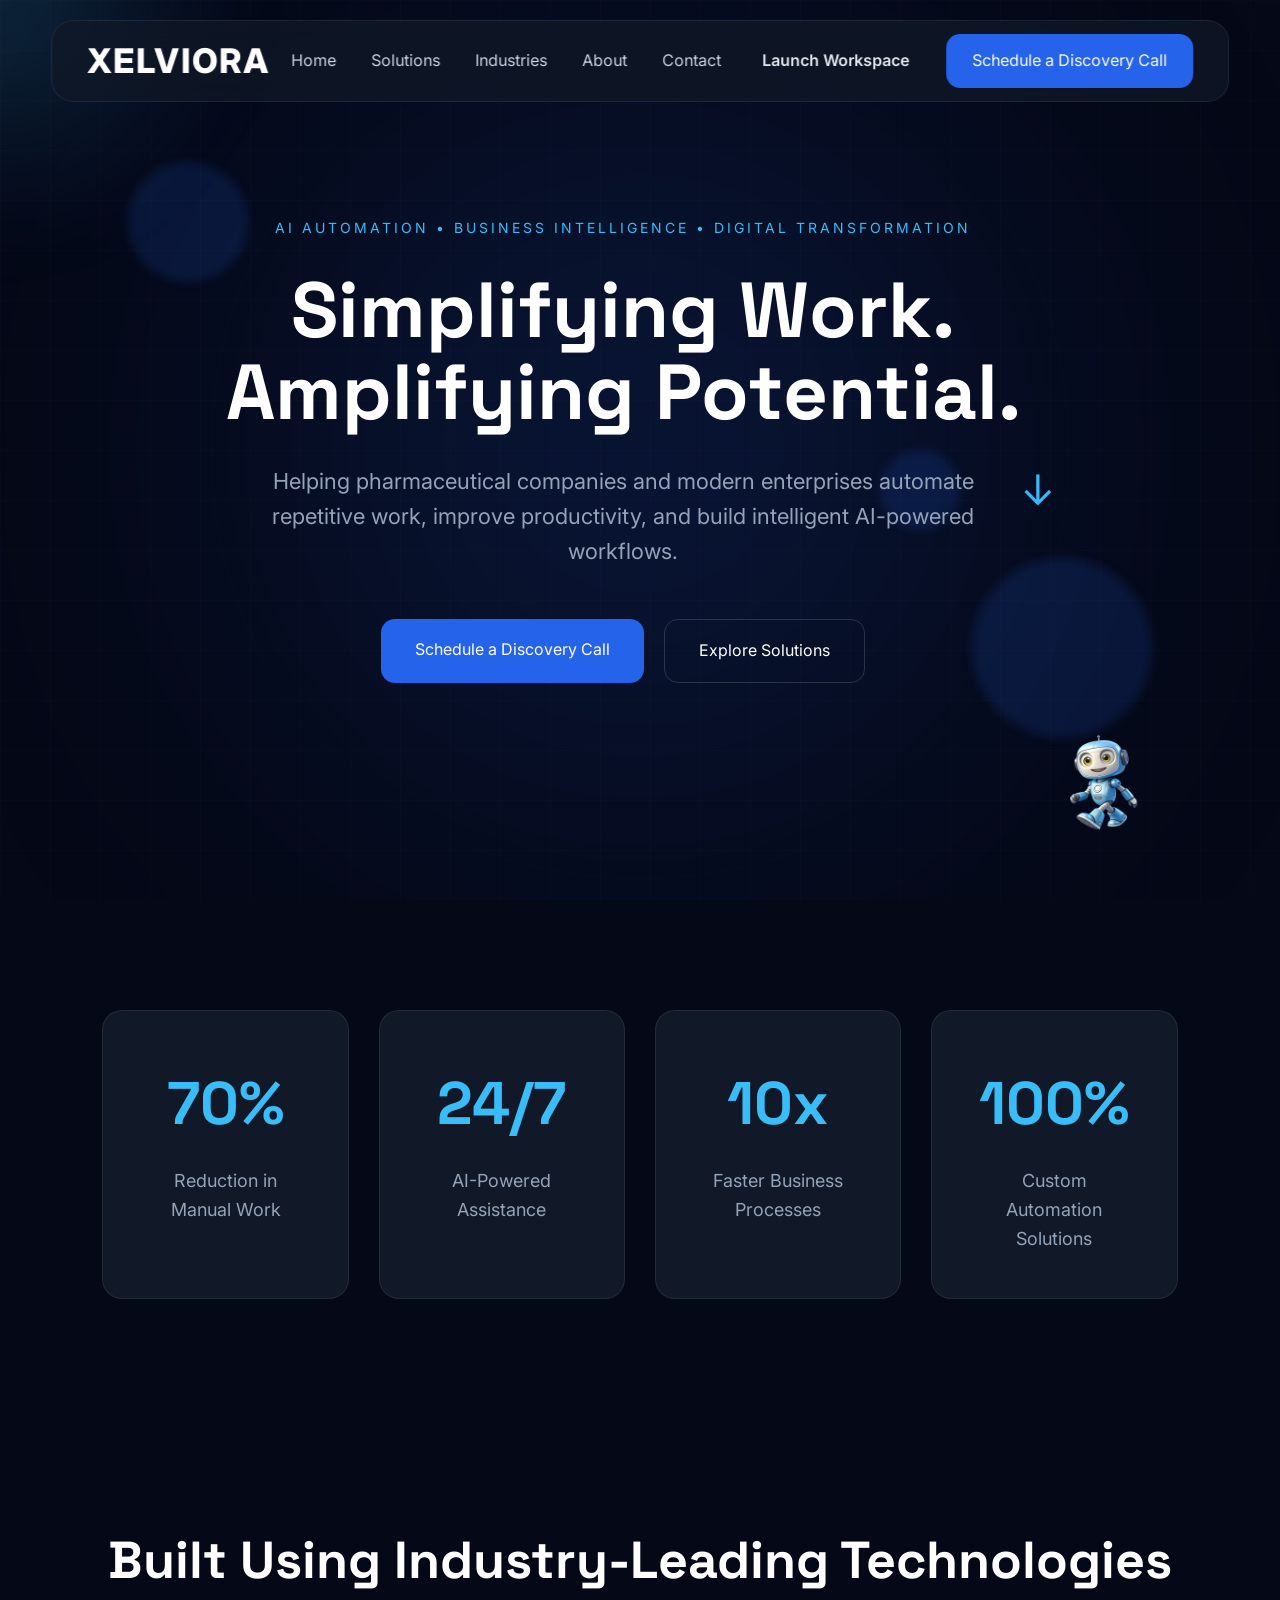
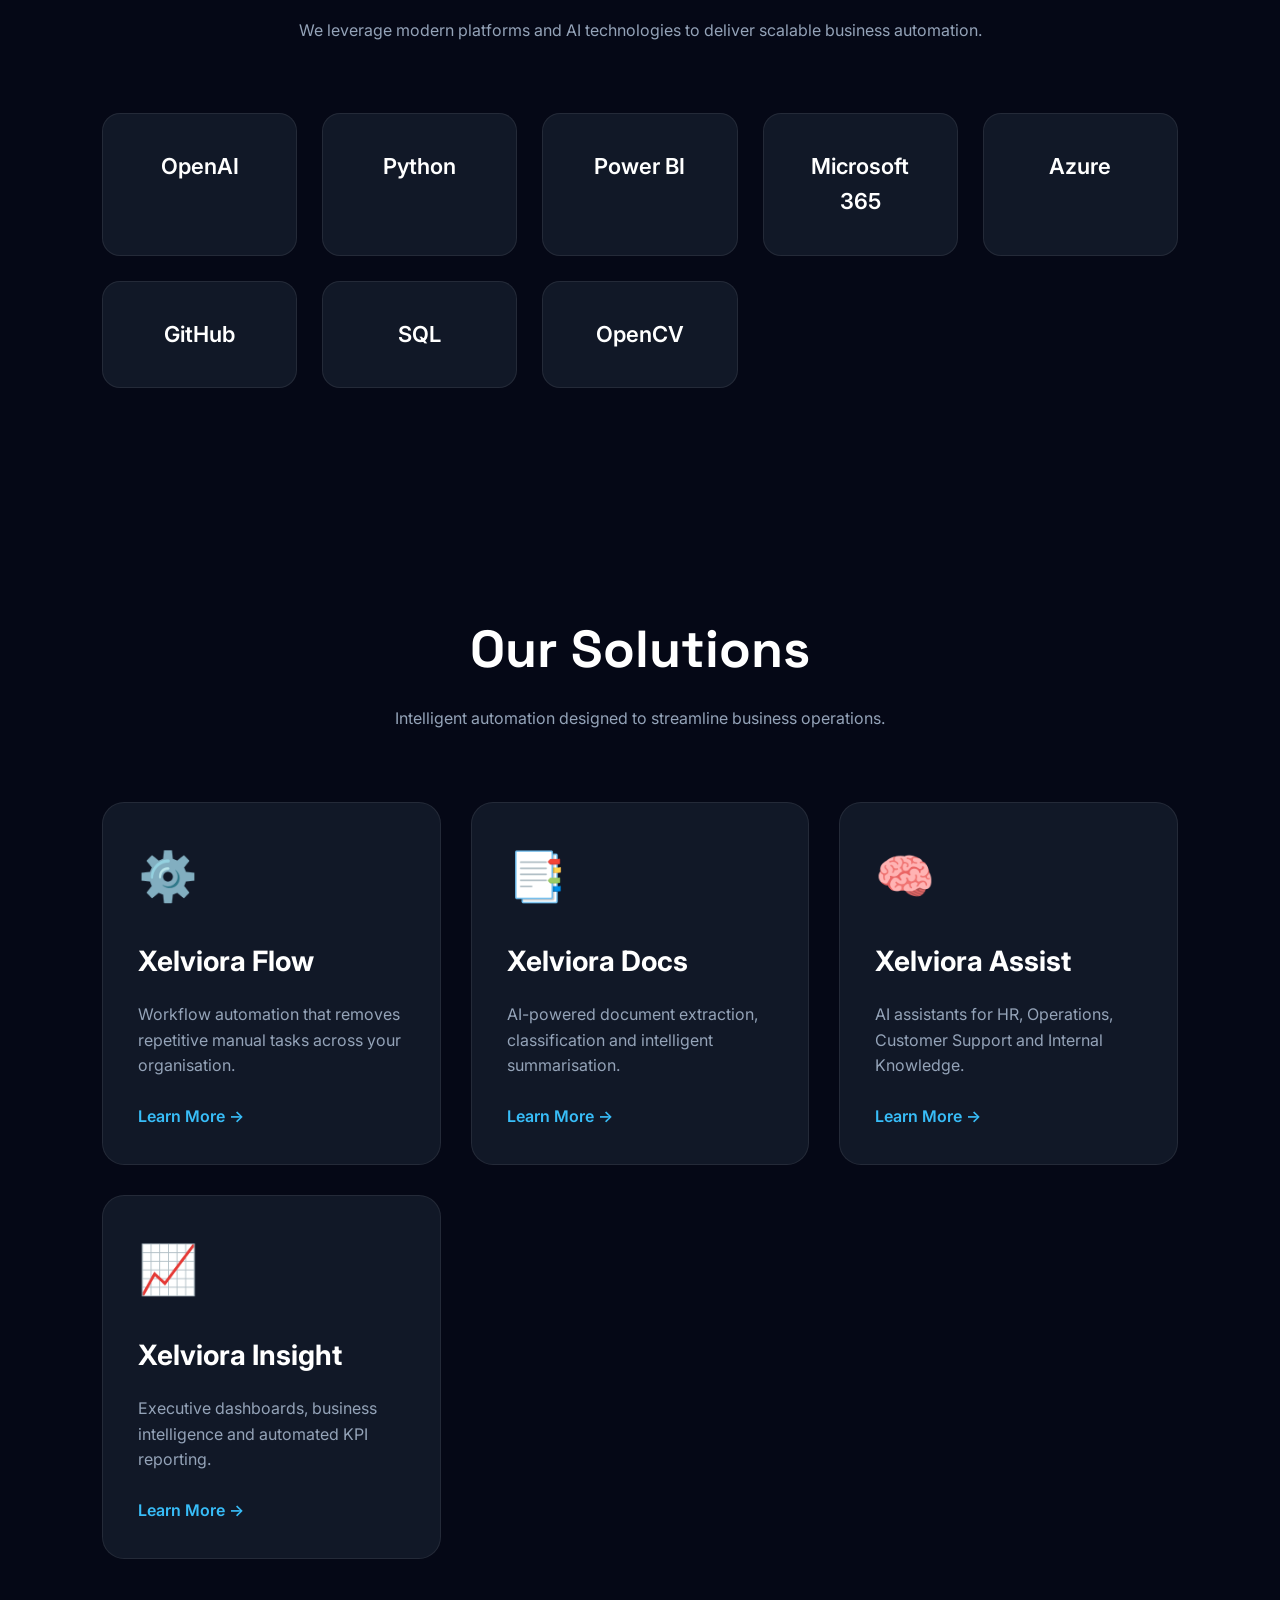
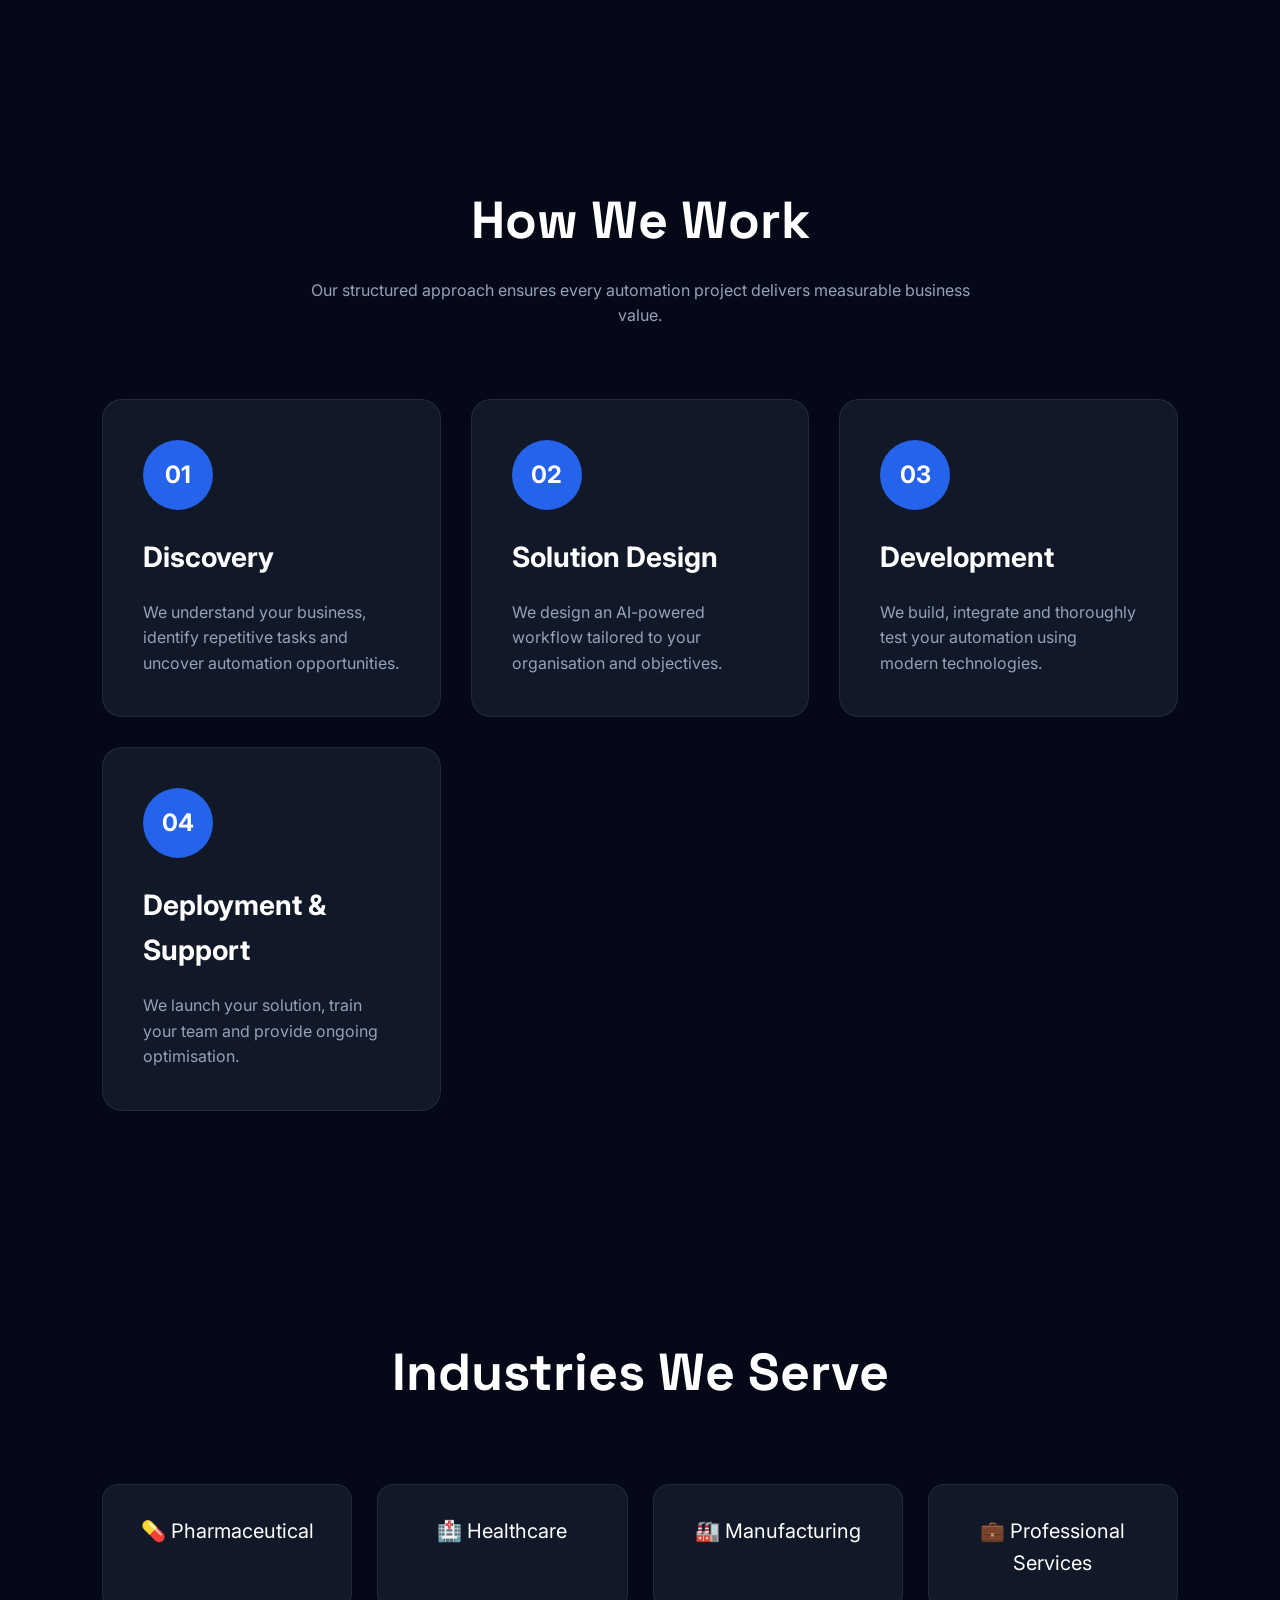
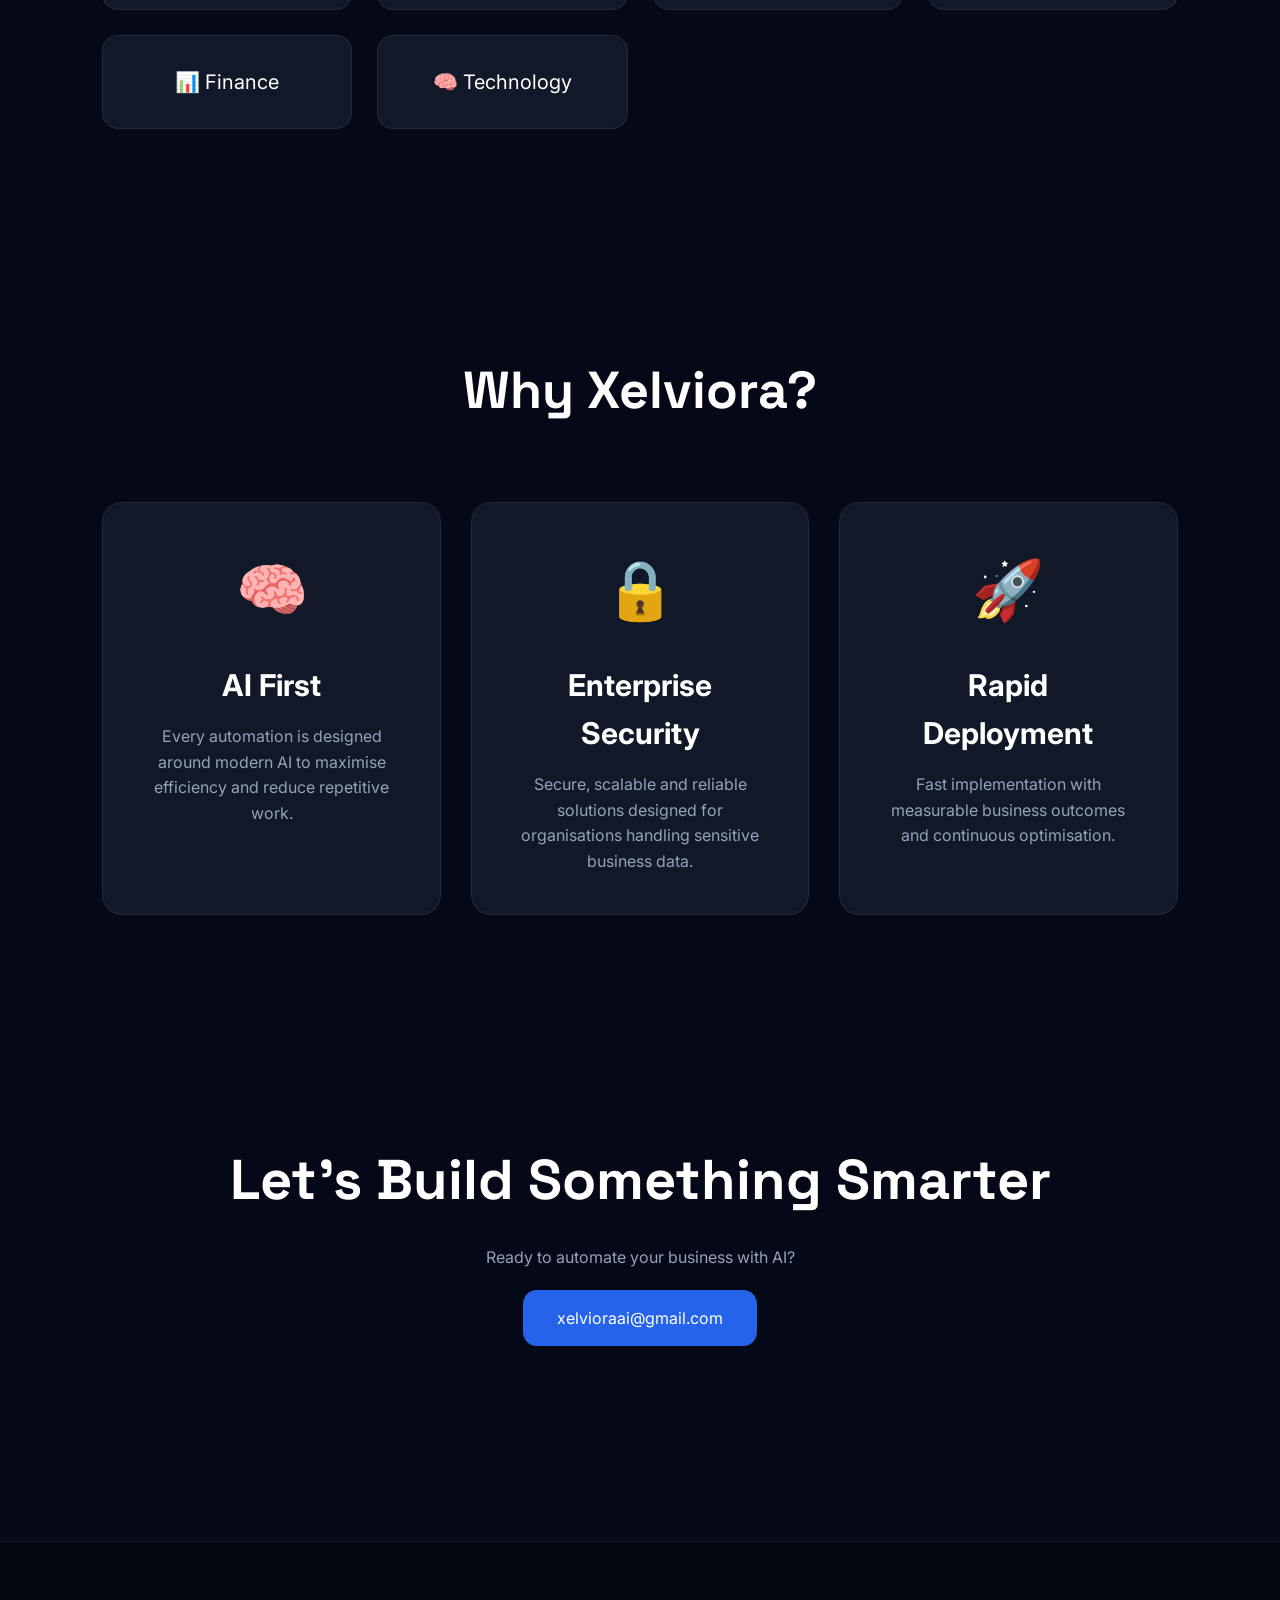
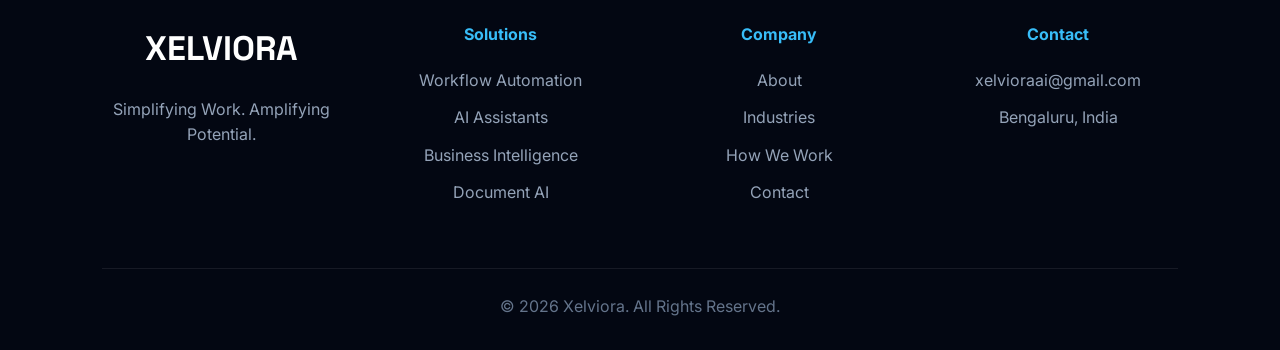
<file: index.html>
<!DOCTYPE html>
<html lang="en">

<head>

    <meta charset="UTF-8">
    <meta name="viewport" content="width=device-width, initial-scale=1.0">

    <title>Xelviora | AI Automation for Businesses</title>

    <meta name="description"
        content="Xelviora helps businesses automate workflows using AI, business intelligence and modern automation solutions.">

    <link rel="preconnect" href="https://fonts.googleapis.com">
    <link rel="preconnect" href="https://fonts.gstatic.com" crossorigin>

    <link href="https://fonts.googleapis.com/css2?family=Inter:wght@300;400;500;600;700;800&family=Space+Grotesk:wght@500;700&display=swap" rel="stylesheet">

    <link rel="stylesheet" href="style.css">
   

</head>

<body>
    <div class="mouse-glow"></div>

   <nav class="navbar">

    <div class="logo">
        XELVIORA
    </div>

    <ul class="nav-links" id="nav-links">

        <li><a href="#home">Home</a></li>

        <li><a href="#solutions">Solutions</a></li>

        <li><a href="#industries">Industries</a></li>

        <li><a href="#about">About</a></li>

        <li><a href="#contact">Contact</a></li>
        <li class="mobile-only">
        <a href="login.html">Launch Workspace</a>
    </li>

    </ul>

    <div class="nav-actions">

        <a href="login.html" class="workspace-btn">

            Launch Workspace

        </a>

        <a href="#contact" class="nav-btn">

            Schedule a Discovery Call

        </a>

    </div>

    <button id="menu-toggle" class="menu-toggle">

        ☰

    </button>

</nav>

    <!-- ================= HERO ================= -->

    <section class="hero" id="home">

    <div class="hero-grid"></div>

    <div class="hero-glow"></div>

    <div class="floating-circle circle1"></div>

    <div class="floating-circle circle2"></div>

    <div class="floating-circle circle3"></div>

        <div class="hero-content">

            <p class="hero-top">

                AI AUTOMATION • BUSINESS INTELLIGENCE • DIGITAL TRANSFORMATION

            </p>

            <h1 id="hero-title">

                Simplifying Work.<br>

                Amplifying Potential.

            </h1>

            <p class="hero-text">

                Helping pharmaceutical companies and modern enterprises automate
                repetitive work, improve productivity, and build intelligent
                AI-powered workflows.

            </p>

           <div class="hero-buttons">

                <a href="#contact" class="primary-btn">
                    Schedule a Discovery Call
                </a>

                <a href="#solutions" class="secondary-btn">
                    Explore Solutions
                </a>

            </div>

        </div>

        <!-- Scroll Indicator -->
        <div class="scroll-indicator">
            ↓
        </div>

    </section>
    <!-- ================= STATS ================= -->

<section id="stats">

    <div class="stats-grid">

        <div class="stat-card">

            <h2>70%</h2>

            <p>Reduction in Manual Work</p>

        </div>

        <div class="stat-card">

            <h2>24/7</h2>

            <p>AI-Powered Assistance</p>

        </div>

        <div class="stat-card">

            <h2>10x</h2>

            <p>Faster Business Processes</p>

        </div>

        <div class="stat-card">

            <h2>100%</h2>

            <p>Custom Automation Solutions</p>

        </div>

    </div>

</section>
    <!-- ================= TECHNOLOGIES ================= -->

<section id="technologies">

    <div class="section-title">

        <h2>Built Using Industry-Leading Technologies</h2>

        <p>
            We leverage modern platforms and AI technologies to deliver scalable business automation.
        </p>

    </div>

    <div class="tech-grid">

        <div class="tech-card">OpenAI</div>

        <div class="tech-card">Python</div>

        <div class="tech-card">Power BI</div>

        <div class="tech-card">Microsoft 365</div>

        <div class="tech-card">Azure</div>

        <div class="tech-card">GitHub</div>

        <div class="tech-card">SQL</div>

        <div class="tech-card">OpenCV</div>

    </div>

</section>

    <!-- ================= SOLUTIONS ================= -->

    <section id="solutions">

        <div class="section-title">

            <h2>Our Solutions</h2>

            <p>

                Intelligent automation designed to streamline business operations.

            </p>

        </div>

       <div class="card-grid">

    <!-- FLOW -->

    <div class="card">

        <div class="card-icon">⚙️</div>

        <h3>Xelviora Flow</h3>

        <p>

            Workflow automation that removes repetitive manual tasks across your organisation.

        </p>

        <a href="#" class="learn-more">

            Learn More →

        </a>

    </div>

    <!-- DOCS -->

    <div class="card">

        <div class="card-icon">📑</div>

        <h3>Xelviora Docs</h3>

        <p>

            AI-powered document extraction, classification and intelligent summarisation.

        </p>

        <a href="#" class="learn-more">

            Learn More →

        </a>

    </div>

    <!-- ASSIST -->

    <div class="card">

        <div class="card-icon">🧠</div>

        <h3>Xelviora Assist</h3>

        <p>

            AI assistants for HR, Operations, Customer Support and Internal Knowledge.

        </p>

        <a href="#" class="learn-more">

            Learn More →

        </a>

    </div>

    <!-- INSIGHT -->

    <div class="card">

        <div class="card-icon">📈</div>

        <h3>Xelviora Insight</h3>

        <p>

            Executive dashboards, business intelligence and automated KPI reporting.

        </p>

        <a href="#" class="learn-more">

            Learn More →

        </a>

    </div>

</div>

    </section>
    <!-- ================= HOW WE WORK ================= -->

<section id="process">

    <div class="section-title">

        <h2>How We Work</h2>

        <p>
            Our structured approach ensures every automation project delivers measurable business value.
        </p>

    </div>

    <div class="process-grid">

        <div class="process-card">

            <div class="process-number">01</div>

            <h3>Discovery</h3>

            <p>
                We understand your business, identify repetitive tasks and uncover automation opportunities.
            </p>

        </div>

        <div class="process-card">

            <div class="process-number">02</div>

            <h3>Solution Design</h3>

            <p>
                We design an AI-powered workflow tailored to your organisation and objectives.
            </p>

        </div>

        <div class="process-card">

            <div class="process-number">03</div>

            <h3>Development</h3>

            <p>
                We build, integrate and thoroughly test your automation using modern technologies.
            </p>

        </div>

        <div class="process-card">

            <div class="process-number">04</div>

            <h3>Deployment & Support</h3>

            <p>
                We launch your solution, train your team and provide ongoing optimisation.
            </p>

        </div>

    </div>

</section>
    <!-- ================= INDUSTRIES ================= -->

    <section id="industries">

        <div class="section-title">

            <h2>Industries We Serve</h2>

        </div>

        <div class="industry-grid">

            <div class="industry-card">💊 Pharmaceutical</div>

            <div class="industry-card">🏥 Healthcare</div>

            <div class="industry-card">🏭 Manufacturing</div>

            <div class="industry-card">💼 Professional Services</div>

            <div class="industry-card">📊 Finance</div>

            <div class="industry-card">🧠 Technology</div>

        </div>

    </section>

    <!-- ================= ABOUT ================= -->

    <section id="about">

        <div class="section-title">

            <h2>Why Xelviora?</h2>

        </div>

        <div class="about-grid">

    <div class="about-card">

        <div class="about-icon">🧠</div>

        <h3>AI First</h3>

        <p>

            Every automation is designed around modern AI to maximise efficiency and reduce repetitive work.

        </p>

    </div>

    <div class="about-card">

        <div class="about-icon">🔒</div>

        <h3>Enterprise Security</h3>

        <p>

            Secure, scalable and reliable solutions designed for organisations handling sensitive business data.

        </p>

    </div>

    <div class="about-card">

        <div class="about-icon">🚀</div>

        <h3>Rapid Deployment</h3>

        <p>

            Fast implementation with measurable business outcomes and continuous optimisation.

        </p>

    </div>

</div>

    </section>

    <!-- ================= CONTACT ================= -->

    <section id="contact">

        <div class="contact-box">

            <h2>

                Let's Build Something Smarter

            </h2>

            <p>

                Ready to automate your business with AI?

            </p>

            <a href="mailto:xelvioraai@gmail.com" class="primary-btn">

                xelvioraai@gmail.com

            </a>

        </div>

    </section>

    <!-- ================= FOOTER ================= -->

<footer>

    <div class="footer-grid">

        <div>

            <h3>XELVIORA</h3>

            <p>
                Simplifying Work. Amplifying Potential.
            </p>

        </div>

        <div>

            <h4>Solutions</h4>

            <p>Workflow Automation</p>

            <p>AI Assistants</p>

            <p>Business Intelligence</p>

            <p>Document AI</p>

        </div>

        <div>

            <h4>Company</h4>

            <p>About</p>

            <p>Industries</p>

            <p>How We Work</p>

            <p>Contact</p>

        </div>

        <div>

            <h4>Contact</h4>

            <p>xelvioraai@gmail.com</p>

            <p>Bengaluru, India</p>

        </div>

    </div>

    <div class="footer-bottom">

        © 2026 Xelviora. All Rights Reserved.

    </div>

</footer>

     
    <!-- ================= XEL ================= -->

<div id="xel">

    <img
    src="images/xel-idle.png"
    id="xel-img"
    alt="Xel">

</div>

<div id="xel-message">

    <div class="xel-bubble">

        <h3>Hi, I'm Xel 👋</h3>

        <p>Your AI Business Assistant</p>

    </div>

</div>
<script src="https://cdn.jsdelivr.net/npm/gsap@3.13.0/dist/gsap.min.js"></script>
<script src="xel.js"></script>
   

</body>

</html>
</file>
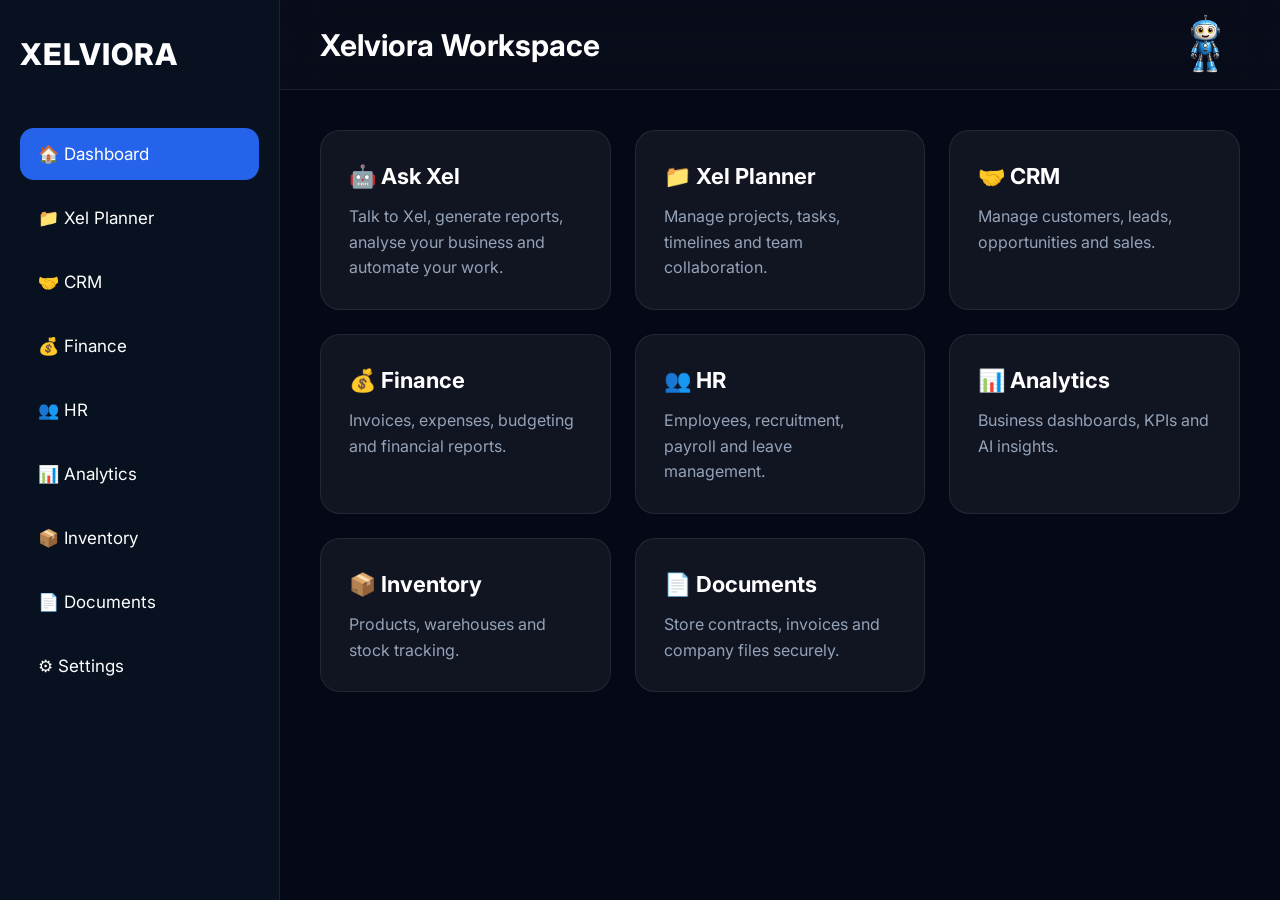
<file: dashboard.html>
<!DOCTYPE html>

<html lang="en">

<head>

<meta charset="UTF-8">

<meta name="viewport" content="width=device-width, initial-scale=1.0">

<title>Xelviora Dashboard</title>

<link rel="preconnect" href="https://fonts.googleapis.com">

<link rel="preconnect" href="https://fonts.gstatic.com" crossorigin>

<link href="https://fonts.googleapis.com/css2?family=Inter:wght@300;400;500;600;700;800&display=swap" rel="stylesheet">

<link rel="stylesheet" href="style.css">

<link rel="stylesheet" href="css/dashboard.css">

</head>

<body>

<div class="dashboard">

<!-- Sidebar -->

<div class="sidebar">

<div class="logo">

XELVIORA

</div>

<div class="menu">

<button class="menu-item active" data-page="home">

🏠 Dashboard

</button>

<button class="menu-item" data-page="planner">

📁 Xel Planner

</button>

<button class="menu-item" data-page="crm">

🤝 CRM

</button>

<button class="menu-item" data-page="finance">

💰 Finance

</button>

<button class="menu-item" data-page="hr">

👥 HR

</button>

<button class="menu-item" data-page="analytics">

📊 Analytics

</button>

<button class="menu-item" data-page="inventory">

📦 Inventory

</button>

<button class="menu-item" data-page="documents">

📄 Documents

</button>

<button class="menu-item" data-page="settings">

⚙ Settings

</button>

</div>

</div>

<!-- Main -->

<div class="main">

<div class="topbar">

<div class="top-title">

<h2>

Xelviora Workspace

</h2>

</div>
<div class="profile">

<img src="images/standing-xel.png">

</div>

</div>

<div id="content">

</div>

</div>

</div>
<script src="js/xel-ai.js"></script>

<script src="js/dashboard.js"></script>

</body>

</html>
</file>
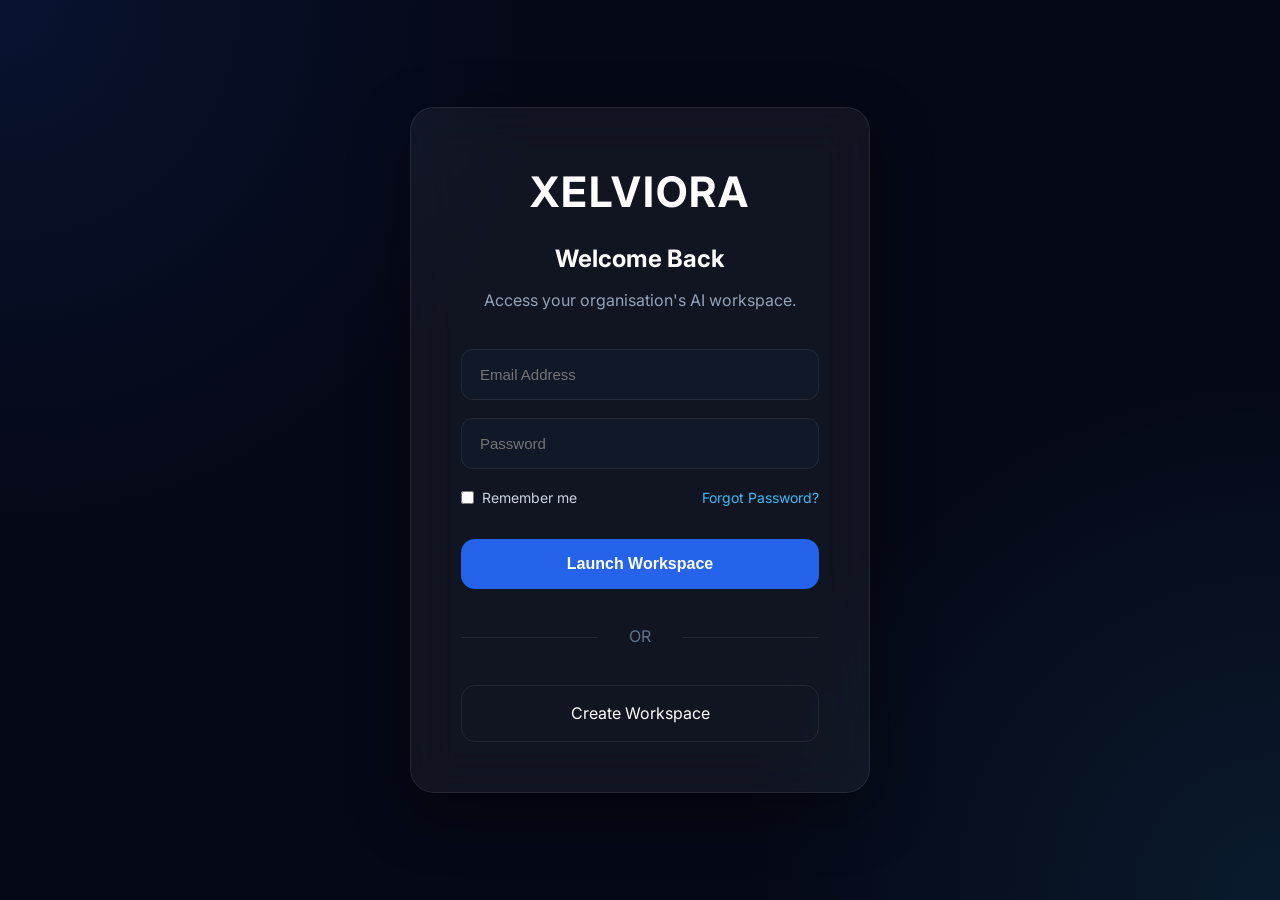
<file: login.html>
<!DOCTYPE html>
<html lang="en">

<head>

<meta charset="UTF-8">
<meta name="viewport" content="width=device-width, initial-scale=1.0">

<title>Login | Xelviora</title>

<link rel="preconnect" href="https://fonts.googleapis.com">
<link rel="preconnect" href="https://fonts.gstatic.com" crossorigin>

<link href="https://fonts.googleapis.com/css2?family=Inter:wght@400;500;600;700;800&display=swap" rel="stylesheet">

<link rel="stylesheet" href="style.css">

</head>

<body>

<div class="login-page">

    <div class="login-card">

        <h1>XELVIORA</h1>

        <h2>Welcome Back</h2>

        <p>
            Access your organisation's AI workspace.
        </p>

        <form>

            <input
                type="email"
                placeholder="Email Address">

            <input
                type="password"
                placeholder="Password">

            <div class="login-options">

                <label>

                    <input type="checkbox">

                    Remember me

                </label>

                <a href="forgot-password.html">

                    Forgot Password?

                </a>

            </div>

            <button>

    Launch Workspace

</button>

        </form>

       <div class="divider">

    OR

</div>

<a href="register.html" class="register-btn">

    Create Workspace

</a>

</div>

</div>

</body>

</html>
</file>
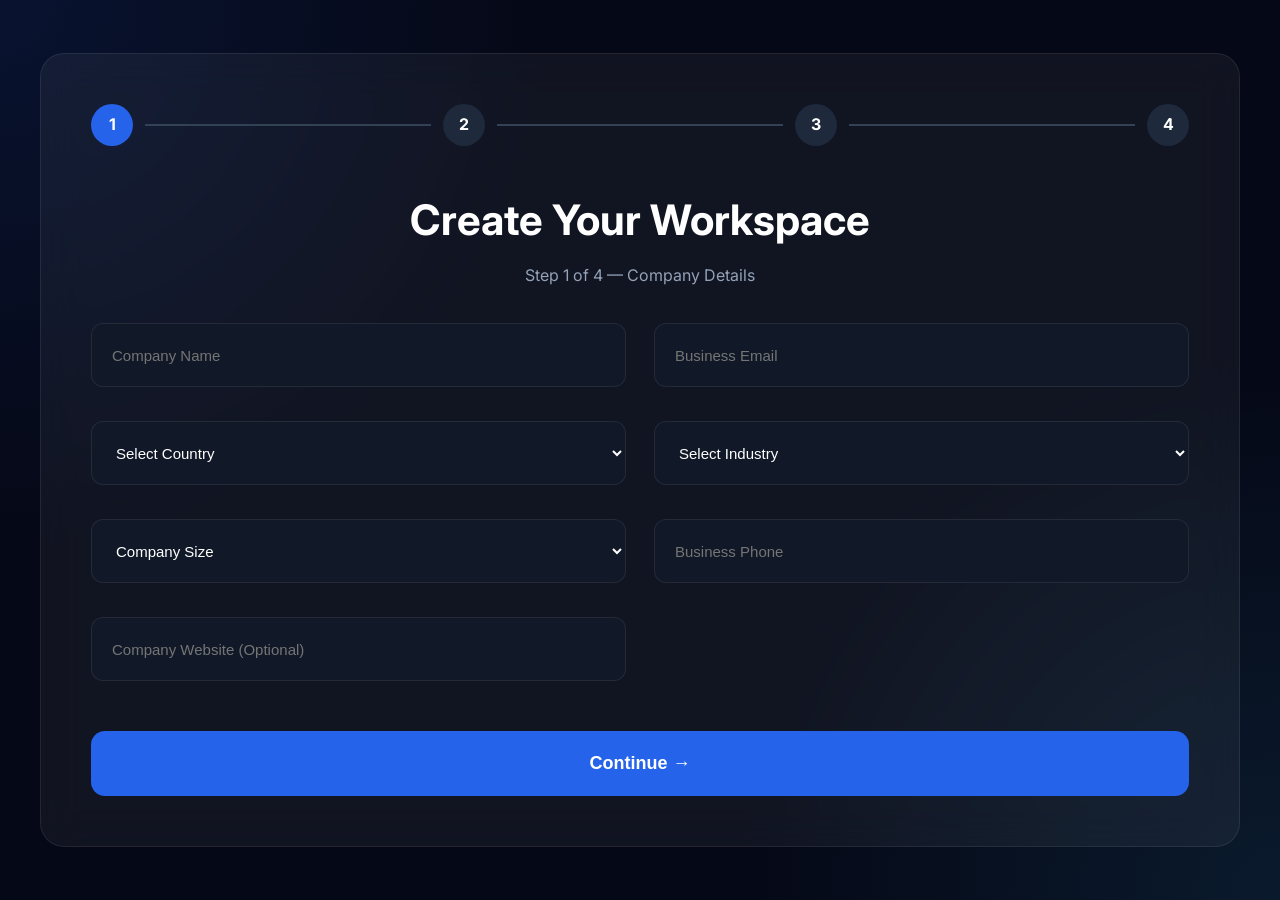
<file: register.html>
<!DOCTYPE html>
<html lang="en">

<head>

    <meta charset="UTF-8">

    <meta name="viewport" content="width=device-width, initial-scale=1.0">

    <title>Create Workspace | Xelviora</title>

    <link rel="preconnect" href="https://fonts.googleapis.com">

    <link rel="preconnect" href="https://fonts.gstatic.com" crossorigin>

    <link href="https://fonts.googleapis.com/css2?family=Inter:wght@300;400;500;600;700;800&family=Space+Grotesk:wght@500;700&display=swap" rel="stylesheet">

    <link rel="stylesheet" href="style.css?v=2">
    <link rel="stylesheet" href="css/register.css?v=1">

</head>

<body>

<div class="register-page">

    <div class="register-card">

        <div class="step-indicator">

            <div class="step active">1</div>

            <div class="line"></div>

            <div class="step">2</div>

            <div class="line"></div>

            <div class="step">3</div>

            <div class="line"></div>

            <div class="step">4</div>

        </div>

        <h1 id="formTitle">Create Your Workspace</h1>

<p id="stepText">

    Step 1 of 4 — Company Details

</p>

<form id="companyForm">

<div class="step-content active" id="step1">

    <input
type="text"
id="companyName"
placeholder="Company Name">

    <input
type="email"
id="businessEmail"
placeholder="Business Email">

    <select id="country" required>

        <option value="">Select Country</option>

        <option>United Kingdom</option>

        <option>India</option>

        <option>United States</option>

        <option>Australia</option>

        <option>Canada</option>

    </select>

    <select id="industry" required>

        <option value="">Select Industry</option>

        <option>Pharmaceutical</option>

        <option>Healthcare</option>

        <option>Technology</option>

        <option>Finance</option>

        <option>Manufacturing</option>

    </select>

    <select id="companySize" required>

        <option value="">Company Size</option>

        <option>1–10 Employees</option>

        <option>11–50 Employees</option>

        <option>51–250 Employees</option>

        <option>251–1000 Employees</option>

        <option>1000+ Employees</option>

    </select>

    <input type="tel" 
        id="phone"
        placeholder="Business Phone">

    <input type="url" 
        id="website"
        placeholder="Company Website (Optional)">

</div>

<div class="step-content" id="step2">

    <input type="text" 
        id="adminName"
        placeholder="Administrator Name">

    <input type="text" 
        id="jobTitle"
        placeholder="Job Title">

    <input type="email" 
        id="adminEmail"
        placeholder="Administrator Email">

    <input type="password" 
        id="password"
        placeholder="Password">

    <input type="password" 
        id="confirmPassword"
        placeholder="Confirm Password">

</div>

<div class="step-content" id="step3">

    <input type="text" 
        id="timezone"
        placeholder="Time Zone">

    <input type="text" 
        id="currency"
        placeholder="Currency">

    <input type="text" 
        id="language"
        placeholder="Language">

    <div class="upload-box">

    <label for="companyLogo">

        Company Logo (Optional)

    </label>

    <input
        type="file"
        id="companyLogo"
        accept=".png,.jpg,.jpeg,.svg">

</div>
</div>

<div class="step-content" id="step4">

    <button
        type="button"
        class="review-btn"
        id="reviewBtn">

        Review Your Details

    </button>

    <div
        id="reviewSection"
        class="review-section">

        <h3>Company Information</h3>

        <div id="companyReview"></div>

        <h3>Administrator</h3>

        <div id="adminReview"></div>

        <h3>Workspace</h3>

        <div id="workspaceReview"></div>

    </div>

</div>

<button type="button" id="continueBtn">

    Continue →

</button>

</form>
    </div>

</div>
<script src="js/register.js"></script>

</body>

</html>
</file>
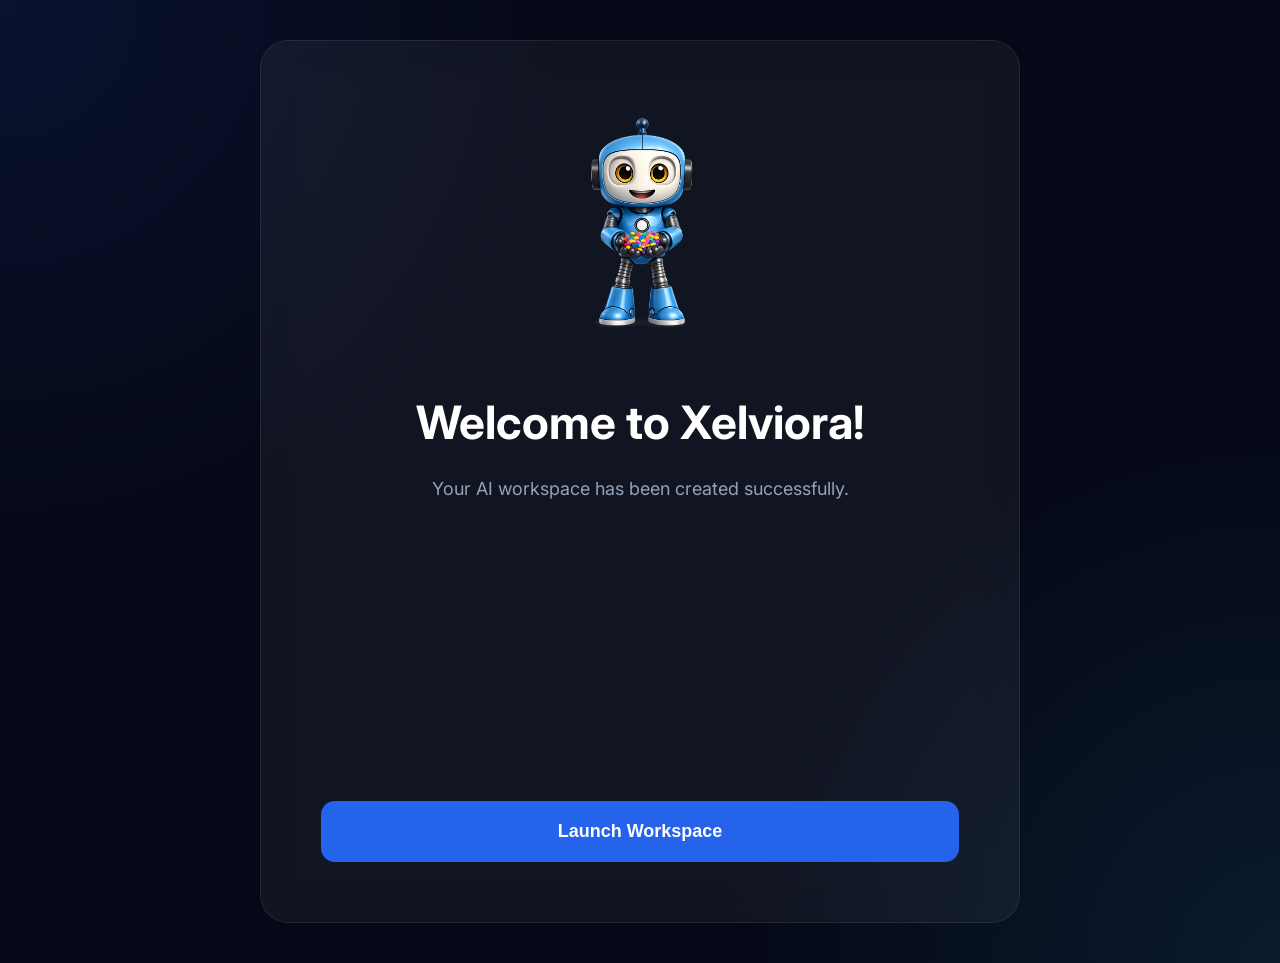
<file: workspace-created.html>
<!DOCTYPE html>

<html lang="en">

<head>

<meta charset="UTF-8">

<meta name="viewport" content="width=device-width, initial-scale=1.0">

<title>Welcome to Xelviora</title>

<link rel="preconnect" href="https://fonts.googleapis.com">

<link rel="preconnect" href="https://fonts.gstatic.com" crossorigin>

<link href="https://fonts.googleapis.com/css2?family=Inter:wght@300;400;500;600;700;800&display=swap" rel="stylesheet">

<link rel="stylesheet" href="style.css?v=2">

<link rel="stylesheet" href="css/register.css?v=5">

</head>

<body>

<div class="success-page">

<div class="success-card">

<img
id="xelAnimation"
class="xel-animation"
src="images/standing-xel.png"
alt="Xel">

<h1 id="successTitle">

Welcome to Xelviora!

</h1>

<p id="successSubtitle">

Your AI workspace has been created successfully.

</p>

<div id="successChecklist" class="success-checklist">

<div class="success-row">

<span>✓</span>

<span>Company Created</span>

</div>

<div class="success-row">

<span>✓</span>

<span>Administrator Created</span>

</div>

<div class="success-row">

<span>✓</span>

<span>AI Assistant Activated</span>

</div>

</div>

<button
id="launchWorkspace"
class="launch-btn"
onclick="window.location.href='dashboard.html'">

Launch Workspace

</button>

</div>

</div>

<div id="confettiContainer"></div>

<script src="js/workspace-created.js"></script>

</body>

</html>
</file>
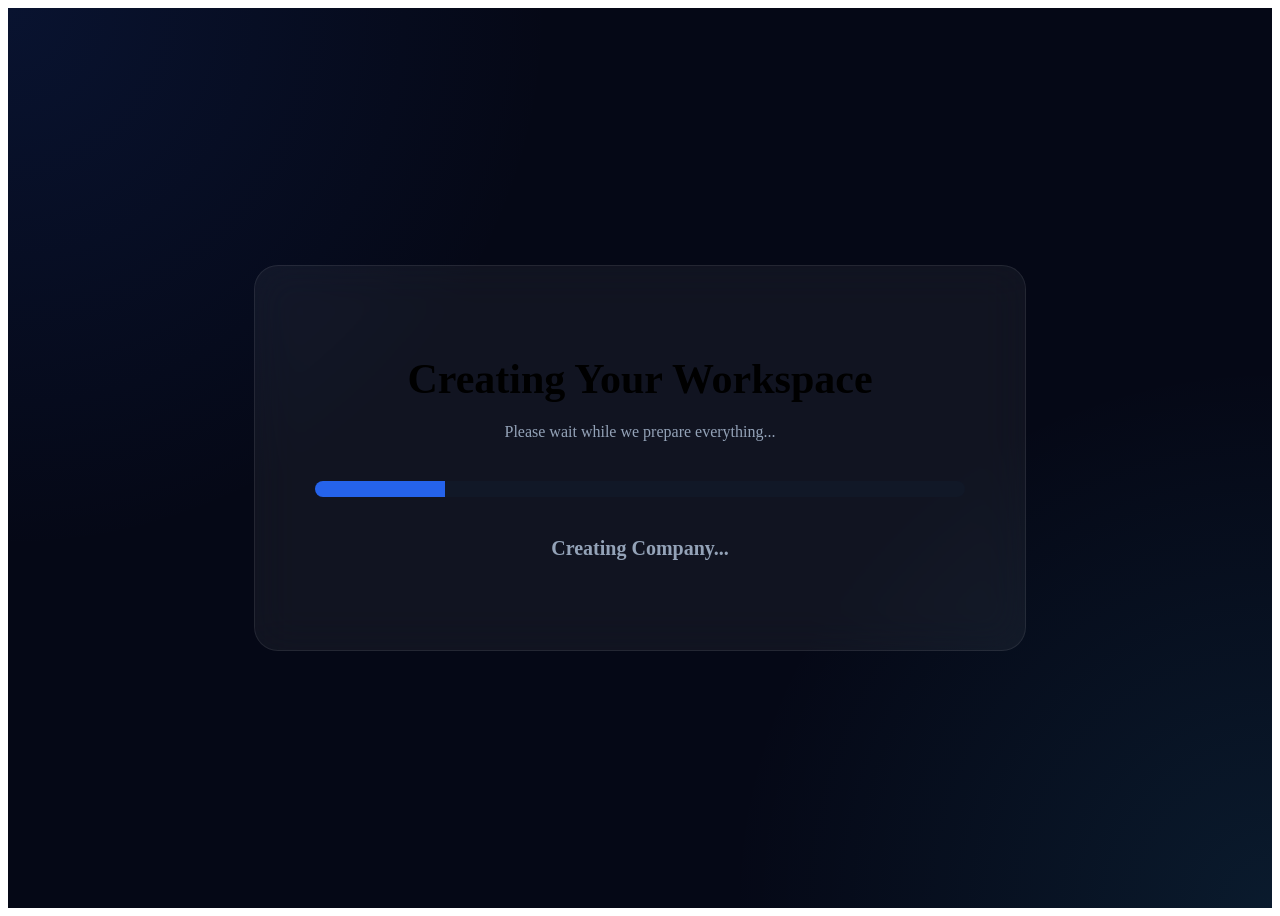
<file: workspace-setup.html>
<!DOCTYPE html>

<html lang="en">

<head>

<meta charset="UTF-8">

<meta name="viewport" content="width=device-width, initial-scale=1.0">

<title>Creating Workspace</title>

<link rel="stylesheet" href="css/register.css?v=2">

</head>

<body>

<div class="setup-page">

    <div class="setup-card">

        <h1>Creating Your Workspace</h1>

        <p>Please wait while we prepare everything...</p>

        <div class="progress">

            <div class="progress-bar" id="progressBar"></div>

        </div>

        <div class="setup-status">

            <p id="statusText">Creating Company...</p>

        </div>

    </div>

</div>

<script src="js/workspace-setup.js"></script>

</body>

</html>
</file>
<file: style.css>
/* ==========================================
   XELVIORA WEBSITE
========================================== */

@import url('https://fonts.googleapis.com/css2?family=Inter:wght@300;400;500;600;700;800&family=Space+Grotesk:wght@500;700&display=swap');

*{
    margin:0;
    padding:0;
    box-sizing:border-box;
}

html{
    scroll-behavior:smooth;
}

body{
    font-family:'Inter',sans-serif;
    background:#050816;
    color:#ffffff;
    overflow-x:hidden;
    line-height:1.6;
}

a{
    text-decoration:none;
}

section{
    padding:110px 8%;
}

/* ==========================================
   NAVBAR
========================================== */

.navbar{

    position:fixed;

    top:20px;

    left:50%;

    transform:translateX(-50%);

    width:92%;

    max-width:1450px;

    height:82px;

    padding:0 35px;

    display:flex;

    align-items:center;

    justify-content:space-between;

    background:rgba(17,24,39,.75);

    backdrop-filter:blur(18px);

    border:1px solid rgba(255,255,255,.08);

    border-radius:22px;

    z-index:9999;

}

.logo{

    font-size:34px;

    font-weight:800;

    color:white;

    letter-spacing:2px;

}

.nav-links{

    display:flex;

    gap:35px;

    list-style:none;

}

.nav-links a{

    color:#CBD5E1;

    transition:.3s;

}

.nav-links a:hover{

    color:#38BDF8;

}

.nav-actions{

    display:flex;

    gap:18px;

    align-items:center;

}

.workspace-btn{

    color:white;

    padding:12px 18px;

    border-radius:12px;

    transition:.3s;

}

.workspace-btn:hover{

    color:#38BDF8;

}

.nav-btn{

    background:#2563EB;

    color:white;

    padding:14px 26px;

    border-radius:14px;

    white-space:nowrap;

    transition:.3s;

}

.nav-btn:hover{

    background:#1D4ED8;

}

.menu-toggle{

    display:none;

    background:none;

    border:none;

    color:white;

    font-size:34px;

    cursor:pointer;

}
.mobile-only{

    display:none;

}

/* ================= MOBILE ================= */

@media(max-width:900px){

    .menu-toggle{

        display:block;

        z-index:10002;

    }

    .nav-actions{

        display:none;

    }

    .nav-links{

        position:fixed;

        top:0;

        right:-100%;

        width:280px;

        height:100vh;

        background:#08111F;

        display:flex;

        flex-direction:column;

        align-items:flex-start;

        justify-content:flex-start;

        padding:110px 35px;

        gap:30px;

        transition:right .35s ease;

        z-index:10001;

    }

    .nav-links.active{

        right:0;

    }
   .mobile-only{

    display:block;
   }

}



/* ===========================
   HERO
=========================== */

.hero{

    min-height:100vh;

    display:flex;
    justify-content:center;
    align-items:center;

    text-align:center;

    position:relative;

    overflow:hidden;

}

.hero-glow{

    position:absolute;

    width:700px;
    height:700px;

    background:#2563EB;

    border-radius:50%;

    filter:blur(180px);

    opacity:.18;

}

.hero-content{

    max-width:900px;

    position:relative;

    z-index:5;

}

.hero-top{

    color:#38BDF8;

    letter-spacing:3px;

    font-size:14px;

    margin-bottom:30px;

}

.hero h1{

    font-family:'Space Grotesk',sans-serif;

    font-size:78px;

    line-height:1.05;

    margin-bottom:30px;

}

.hero-text{

    color:#94A3B8;

    font-size:22px;

    max-width:760px;

    margin:auto;

    margin-bottom:50px;

}

.hero-buttons{

    display:flex;

    justify-content:center;

    gap:20px;

    flex-wrap:wrap;

}

.primary-btn{

    background:#2563EB;

    color:white;

    padding:18px 34px;

    border-radius:14px;

    transition:.3s;

}

.primary-btn:hover{

    background:#1D4ED8;

    transform:translateY(-4px);

}

.secondary-btn{

    border:1px solid rgba(255,255,255,.15);

    color:white;

    padding:18px 34px;

    border-radius:14px;

    transition:.3s;

}

.secondary-btn:hover{

    background:#111827;

}

/* ===========================
   TITLES
=========================== */

.section-title{

    text-align:center;

    margin-bottom:70px;

}

.section-title h2{

    font-size:52px;

    font-family:'Space Grotesk',sans-serif;

    margin-bottom:15px;

}

.section-title p{

    color:#94A3B8;

    max-width:700px;

    margin:auto;

}

/* ===========================
   CARDS
=========================== */

.card-grid{

    display:grid;

    grid-template-columns:repeat(auto-fit,minmax(280px,1fr));

    gap:30px;

}

.card{

position:relative;

overflow:hidden;

background:#111827;

border:1px solid rgba(255,255,255,.08);

border-radius:22px;

padding:35px;

transition:.45s ease;

cursor:pointer;

}

.card:hover{

    transform:translateY(-15px) scale(1.02);

    border-color:#38BDF8;

    box-shadow:
    0 20px 45px rgba(37,99,235,.25),
    0 0 35px rgba(56,189,248,.15);

}

.card h3{

    margin-bottom:18px;

    font-size:28px;

}

.card p{

    color:#94A3B8;

}

/* ===========================
   INDUSTRIES
=========================== */

.industry-grid{

    display:grid;

    grid-template-columns:repeat(auto-fit,minmax(220px,1fr));

    gap:25px;

}

.industry-card{

    background:#111827;

    padding:30px;

    text-align:center;

    border-radius:16px;

    border:1px solid rgba(255,255,255,.08);

    font-size:20px;

    transition:.3s;

}

.industry-card:hover{

    background:#2563EB;

}

/* ===========================
   ABOUT
=========================== */

.about-grid{

    display:grid;

    grid-template-columns:repeat(auto-fit,minmax(280px,1fr));

    gap:30px;

}

.about-card{

    background:#111827;

    border:1px solid rgba(255,255,255,.08);

    border-radius:20px;

    padding:40px;

    text-align:center;

    transition:.4s;

    position:relative;

    overflow:hidden;

}

.about-card h3{

    margin:25px 0 15px;

    font-size:30px;

    transition:.3s;

}

.about-card p{

    color:#94A3B8;

}

/* ===========================
   CONTACT
=========================== */

.contact-box{

    max-width:900px;

    margin:auto;

    text-align:center;

}

.contact-box h2{

    font-size:56px;

    margin-bottom:20px;

    font-family:'Space Grotesk',sans-serif;

}

.contact-box p{

    color:#94A3B8;

    margin-bottom:35px;

}

/* ===========================
   FOOTER
=========================== */

footer{

    padding:40px;

    border-top:1px solid rgba(255,255,255,.08);

    text-align:center;

}

footer p{

    color:#94A3B8;

    margin:10px 0;

}

/* ===========================
   RESPONSIVE
=========================== */

@media(max-width:992px){

.hero h1{

font-size:58px;

}

.nav-links{

display:none;

}

}

@media(max-width:768px){

.hero h1{

font-size:42px;

}

.hero-text{

font-size:18px;

}

.navbar{

padding:18px 20px;

}

.nav-btn{

display:none;

}

.section-title h2{

font-size:38px;

}

.contact-box h2{

font-size:42px;

}

}
/* ===========================
   ANIMATIONS
=========================== */

.hidden{

opacity:0;
transform:translateY(60px);
transition:
opacity .8s ease,
transform .8s ease;

}

.show{

opacity:1;
transform:translateY(0);

}

/* Stagger effect */

.card:nth-child(1){transition-delay:.1s;}
.card:nth-child(2){transition-delay:.2s;}
.card:nth-child(3){transition-delay:.3s;}
.card:nth-child(4){transition-delay:.4s;}
.card:nth-child(5){transition-delay:.5s;}
.card:nth-child(6){transition-delay:.6s;}

.industry-card:nth-child(1){transition-delay:.1s;}
.industry-card:nth-child(2){transition-delay:.2s;}
.industry-card:nth-child(3){transition-delay:.3s;}
.industry-card:nth-child(4){transition-delay:.4s;}
.industry-card:nth-child(5){transition-delay:.5s;}

.primary-btn{

position:relative;
overflow:hidden;

}

.ripple{

position:absolute;
width:20px;
height:20px;
background:rgba(255,255,255,.5);
border-radius:50%;
transform:translate(-50%,-50%);
animation:ripple .6s linear;
pointer-events:none;

}

@keyframes ripple{

from{

width:0;
height:0;
opacity:.8;

}

to{

width:500px;
height:500px;
opacity:0;

}

}

/* ==========================================
   Mouse Spotlight
========================================== */

.mouse-glow{

position:fixed;

width:500px;
height:500px;

border-radius:50%;

pointer-events:none;

background:radial-gradient(circle,
rgba(56,189,248,.18) 0%,
rgba(56,189,248,.08) 35%,
transparent 70%);

filter:blur(40px);

transform:translate(-50%,-50%);

z-index:0;

transition:
left .08s linear,
top .08s linear;

}
/* ===========================
   Card Accent Animation
=========================== */

.card::before{

content:"";

position:absolute;

top:0;
left:-100%;

width:100%;
height:4px;

background:linear-gradient(
90deg,
transparent,
#38BDF8,
transparent
);

transition:.6s;

}

.card:hover::before{

left:100%;

}

.card h3{

transition:.35s;

}

.card:hover h3{

color:#38BDF8;

}
/* ==========================================
   Hero Entrance Animation
========================================== */

.hero-top,
.hero h1,
.hero-text,
.hero-buttons{

opacity:0;

transform:translateY(40px);

animation:heroFade .8s forwards;

}

.hero-top{

animation-delay:.2s;

}

.hero h1{

animation-delay:.5s;

}

.hero-text{

animation-delay:.8s;

}

.hero-buttons{

animation-delay:1.1s;

}

@keyframes heroFade{

from{

opacity:0;
transform:translateY(40px);

}

to{

opacity:1;
transform:translateY(0);

}

}
/* ==========================================
   Scroll Indicator
========================================== */

.scroll-indicator{

font-size:42px;

color:#38BDF8;

margin-top:80px;

animation:bounce 2s infinite;

}

@keyframes bounce{

0%,100%{

transform:translateY(0);

}

50%{

transform:translateY(15px);

}

}
/* ==========================================
   Hero Background Effects
========================================== */

.hero-grid{

position:absolute;

inset:0;

background-image:
linear-gradient(rgba(255,255,255,.04) 1px, transparent 1px),
linear-gradient(90deg, rgba(255,255,255,.04) 1px, transparent 1px);

background-size:50px 50px;

opacity:.35;

z-index:0;

}

.floating-circle{

position:absolute;

border-radius:50%;

background:rgba(37,99,235,.15);

filter:blur(5px);

animation:float 10s ease-in-out infinite;

}

.circle1{

width:120px;
height:120px;

top:18%;
left:10%;

}

.circle2{

width:180px;
height:180px;

bottom:18%;
right:10%;

animation-delay:2s;

}

.circle3{

width:80px;
height:80px;

top:50%;
right:25%;

animation-delay:4s;

}

@keyframes float{

0%,100%{

transform:translateY(0px);

}

50%{

transform:translateY(-30px);

}

}
/* ==========================================
   Premium Solution Cards
========================================== */

.card-icon{

font-size:48px;

margin-bottom:25px;

transition:.4s;

}

.learn-more{

display:inline-block;

margin-top:25px;

font-weight:600;

color:#38BDF8;

transition:.3s;

}

.learn-more:hover{

letter-spacing:1px;

}

.card:hover .card-icon{

transform:
rotate(-8deg)
scale(1.2);

}
/* ==========================================
   About Section Upgrade
========================================== */

.about-icon{

font-size:58px;

margin-bottom:15px;

transition:.4s;

}

.about-card:hover{

transform:translateY(-12px);

border-color:#38BDF8;

box-shadow:
0 20px 45px rgba(37,99,235,.25),
0 0 30px rgba(56,189,248,.15);

}

.about-card:hover .about-icon{

transform:scale(1.2) rotate(-8deg);

}

.about-card:hover h3{

color:#38BDF8;

}

.about-card::before{

content:"";

position:absolute;

top:0;

left:-100%;

width:100%;

height:4px;

background:#38BDF8;

transition:.6s;

}

.about-card:hover::before{

left:100%;

}
/* ==========================================
   How We Work
========================================== */

.process-grid{

display:grid;

grid-template-columns:repeat(auto-fit,minmax(260px,1fr));

gap:30px;

margin-top:60px;

}

.process-card{

background:#111827;

border:1px solid rgba(255,255,255,.08);

border-radius:20px;

padding:40px;

transition:.4s;

position:relative;

overflow:hidden;

}

.process-card:hover{

transform:translateY(-10px);

border-color:#38BDF8;

box-shadow:
0 20px 45px rgba(37,99,235,.25),
0 0 30px rgba(56,189,248,.15);

}

.process-number{

width:70px;

height:70px;

border-radius:50%;

display:flex;

align-items:center;

justify-content:center;

background:#2563EB;

font-size:24px;

font-weight:700;

margin-bottom:25px;

}

.process-card h3{

margin-bottom:20px;

font-size:28px;

}

.process-card p{

color:#94A3B8;

}
/* ==========================================
   Statistics
========================================== */

.stats-grid{

display:grid;

grid-template-columns:repeat(auto-fit,minmax(220px,1fr));

gap:30px;

}

.stat-card{

background:#111827;

border:1px solid rgba(255,255,255,.08);

border-radius:20px;

padding:45px;

text-align:center;

transition:.4s;

}

.stat-card:hover{

transform:translateY(-12px);

border-color:#38BDF8;

box-shadow:
0 20px 40px rgba(37,99,235,.25);

}

.stat-card h2{

font-size:60px;

color:#38BDF8;

font-family:'Space Grotesk',sans-serif;

margin-bottom:15px;

}

.stat-card p{

color:#94A3B8;

font-size:18px;

}
/* ==========================================
   Technologies
========================================== */

.tech-grid{

display:grid;

grid-template-columns:repeat(auto-fit,minmax(180px,1fr));

gap:25px;

margin-top:60px;

}

.tech-card{

background:#111827;

border:1px solid rgba(255,255,255,.08);

border-radius:18px;

padding:35px;

text-align:center;

font-size:22px;

font-weight:600;

transition:.4s;

cursor:pointer;

}

.tech-card:hover{

transform:translateY(-8px);

background:#2563EB;

border-color:#38BDF8;

box-shadow:
0 15px 35px rgba(37,99,235,.25);

}
/* ==========================================
   Professional Footer
========================================== */

footer{

background:#030712;

padding:80px 8% 30px;

margin-top:100px;

border-top:1px solid rgba(255,255,255,.08);

}

.footer-grid{

display:grid;

grid-template-columns:repeat(auto-fit,minmax(220px,1fr));

gap:40px;

margin-bottom:50px;

}

.footer-grid h3{

font-size:34px;

margin-bottom:20px;

font-family:'Space Grotesk',sans-serif;

}

.footer-grid h4{

margin-bottom:20px;

color:#38BDF8;

}

.footer-grid p{

color:#94A3B8;

margin-bottom:12px;

cursor:pointer;

transition:.3s;

}

.footer-grid p:hover{

color:white;

padding-left:6px;

}

.footer-bottom{

border-top:1px solid rgba(255,255,255,.08);

padding-top:25px;

text-align:center;

color:#64748B;

}
/* ==========================================
   XEL ENGINE 2.0
========================================== */

#xel{

    position:fixed;

    left:0;

    top:0;

    width:180px;

    height:180px;

    z-index:999999;

    pointer-events:none;

    will-change:transform;

}

#xel img{

    width:100%;

    display:block;

    object-fit:contain;

}
#xel-message{

    display:none;

}

.xel-bubble{

    width:270px;

    padding:18px;

    border-radius:18px;

    background:#111827;

    color:white;

    border:1px solid rgba(255,255,255,.08);

    box-shadow:0 20px 50px rgba(0,0,0,.35);

}

.xel-bubble h3{

    margin-bottom:8px;

}

.xel-bubble p{

    color:#94A3B8;

    line-height:1.5;

}
/* ==========================================================
   LOGIN PAGE
========================================================== */

.login-page{

    width:100%;
    min-height:100vh;

    display:flex;
    justify-content:center;
    align-items:center;

    padding:40px;

    background:
    radial-gradient(circle at top left,
    rgba(37,99,235,.12),
    transparent 35%),
    radial-gradient(circle at bottom right,
    rgba(56,189,248,.10),
    transparent 35%),
    #050816;

}

.login-card{

    width:100%;
    max-width:460px;

    padding:50px;

    background:rgba(255,255,255,.05);

    backdrop-filter:blur(22px);

    border:1px solid rgba(255,255,255,.08);

    border-radius:24px;

    box-shadow:
    0 20px 60px rgba(0,0,0,.35);

}

.login-card h1{

    text-align:center;

    font-size:42px;

    margin-bottom:15px;

    letter-spacing:2px;

    color:white;

}

.login-card h2{

    text-align:center;

    margin-bottom:10px;

    color:white;

}

.login-card p{

    text-align:center;

    color:#94A3B8;

    margin-bottom:35px;

}

.login-card input{

    width:100%;

    padding:16px 18px;

    margin-bottom:18px;

    background:#111827;

    color:white;

    border:1px solid rgba(255,255,255,.08);

    border-radius:12px;

    font-size:15px;

    transition:.3s;

}

.login-card input:focus{

    outline:none;

    border-color:#38BDF8;

    box-shadow:0 0 18px rgba(56,189,248,.25);

}

.login-options{

    display:flex;

    justify-content:space-between;

    align-items:center;

    margin-bottom:30px;

    font-size:14px;

}

.login-options label{

    display:flex;

    align-items:center;

    gap:8px;

    color:#CBD5E1;

}

.login-options input{

    width:auto;

    margin:0;

}

.login-options a{

    color:#38BDF8;

}

.login-card button{

    width:100%;

    padding:16px;

    border:none;

    border-radius:14px;

    cursor:pointer;

    background:#2563EB;

    color:white;

    font-size:16px;

    font-weight:600;

    transition:.3s;

}

.login-card button:hover{

    background:#1D4ED8;

    transform:translateY(-2px);

}

.divider{

    margin:35px 0;

    text-align:center;

    color:#64748B;

    position:relative;

}

.divider::before,
.divider::after{

    content:"";

    position:absolute;

    top:50%;

    width:38%;

    height:1px;

    background:rgba(255,255,255,.08);

}

.divider::before{

    left:0;

}

.divider::after{

    right:0;

}

.register-btn{

    display:block;

    text-align:center;

    padding:15px;

    border-radius:14px;

    border:1px solid rgba(255,255,255,.08);

    color:white;

    transition:.3s;

}

.register-btn:hover{

    background:#111827;

    border-color:#38BDF8;

}
/* ==========================================
   NAV ACTIONS
========================================== */

.nav-actions{

    display:flex;

    align-items:center;

    gap:18px;

}

.workspace-btn{

    color:#E2E8F0;

    font-weight:600;

    transition:.3s;

    padding:12px 18px;

    border-radius:12px;

    border:1px solid transparent;

}

.workspace-btn:hover{

    color:#38BDF8;

    border-color:rgba(56,189,248,.35);

    background:rgba(56,189,248,.08);

}
/* ==========================================
   MOBILE RESPONSIVE
========================================== */

@media (max-width:768px){

    .menu-toggle{

        display:block;

    }

    .nav-links{

        display:none;

    }

    .workspace-btn{

        display:none;

    }

    .navbar{

        padding:18px 20px;

    }

    .logo{

        font-size:28px;

    }

    .nav-actions{

        gap:10px;

    }

    .workspace-btn{

        font-size:14px;

        padding:10px 14px;

        white-space:nowrap;

    }

    .nav-btn{

        display:none;

    }

    .hero h1{

        font-size:58px;

        line-height:1.05;

    }

    .hero p{

        font-size:22px;

    }

    #xel{

        width:110px;

        height:110px;

    }

    #xel-message{

        max-width:220px;

    }

}
/* ==========================================
   MOBILE MENU
========================================== */

.menu-toggle{

    display:none;

    background:none;

    border:none;

    color:white;

    font-size:32px;

    cursor:pointer;

}
/* ==========================================
   MOBILE NAVBAR
========================================== */

@media (max-width:900px){

    .menu-toggle{

        display:block;

        order:3;

    }


   .nav-links{

    display:none;

    position:fixed;

    top:0;

    right:-100%;

    width:280px;

    height:100vh;

    background:#08111F;

    flex-direction:column;

    justify-content:flex-start;

    align-items:flex-start;

    gap:28px;

    padding:120px 40px;

    transition:right .35s ease;

    border-left:1px solid rgba(255,255,255,.08);

    z-index:1001;

}

    .nav-links.active{
       display:flex;

        right:0;

    }

    .nav-links a{

        font-size:20px;

    }

    .nav-actions{

        margin-left:auto;

    }

    .nav-btn{

        display:none;

    }

    .workspace-btn{

        display:none;

    }

    .logo{

        font-size:28px;

    }

    .navbar{

        padding:0 20px;

        height:74px;

    }

}
</file>
<file: css/dashboard.css>
/*==========================================
DASHBOARD
==========================================*/

*{

margin:0;

padding:0;

box-sizing:border-box;

font-family:"Inter",sans-serif;

}

body{

background:#050816;

color:white;

overflow:hidden;

}

.dashboard{

display:flex;

width:100%;

height:100vh;

}

/*==========================================
SIDEBAR
==========================================*/

.sidebar{

width:280px;

background:#08111F;

border-right:1px solid rgba(255,255,255,.08);

display:flex;

flex-direction:column;

padding:30px 20px;

}

.logo{

font-size:30px;

font-weight:800;

margin-bottom:50px;

letter-spacing:1px;

}

.menu{

display:flex;

flex-direction:column;

gap:12px;

}

.menu-item{

width:100%;

padding:16px 18px;

background:transparent;

border:none;

border-radius:14px;

color:white;

font-size:17px;

text-align:left;

cursor:pointer;

transition:.3s;

}

.menu-item:hover{

background:rgba(37,99,235,.18);

}

.menu-item.active{

background:#2563EB;

}

/*==========================================
MAIN
==========================================*/

.main{

flex:1;

display:flex;

flex-direction:column;

overflow:hidden;

}

/*==========================================
TOP BAR
==========================================*/

.topbar{

height:90px;

display:flex;

justify-content:space-between;

align-items:center;

padding:0 40px;

border-bottom:1px solid rgba(255,255,255,.08);

background:rgba(255,255,255,.02);

backdrop-filter:blur(20px);

}

.top-title h2{

font-size:30px;

font-weight:700;

}

.profile{

display:flex;

align-items:center;

justify-content:center;

}

.profile img{

width:70px;

height:70px;

object-fit:contain;

}

/*==========================================
CONTENT
==========================================*/

#content{

flex:1;

overflow:auto;

padding:40px;

}

/*==========================================
HOME GRID
==========================================*/

.home-grid{

display:grid;

grid-template-columns:repeat(auto-fit,minmax(220px,1fr));

gap:24px;

}

.home-card{

background:rgba(255,255,255,.05);

border:1px solid rgba(255,255,255,.08);

border-radius:20px;

padding:28px;

cursor:pointer;

transition:.3s;

}

.home-card:hover{

transform:translateY(-5px);

border-color:#2563EB;

}

.home-card h3{

font-size:22px;

margin-bottom:10px;

}

.home-card p{

color:#94A3B8;

line-height:1.6;

}

/*==========================================
MOBILE
==========================================*/

@media(max-width:900px){

.dashboard{

flex-direction:column;

}

.sidebar{

width:100%;

height:auto;

padding:15px;

}

.logo{

margin-bottom:20px;

}

.menu{

overflow-x:auto;

flex-direction:row;

padding-bottom:10px;

}

.menu-item{

white-space:nowrap;

min-width:180px;

}

.topbar{

padding:20px;

height:auto;

}

.topbar h2{

font-size:24px;

}

.profile img{

width:55px;

height:55px;

}

#content{

padding:25px;

}

.home-grid{

grid-template-columns:1fr;

}

}
/*==========================================
PLANNER
==========================================*/

.planner{

max-width:1450px;

margin:auto;

padding-bottom:80px;

}
.planner-header{

margin-bottom:55px;

}

.planner-header h1{

font-size:42px;

margin-bottom:10px;

}

.planner-header p{

font-size:22px;

color:#94A3B8;

}

.xel-command{

display:flex;

align-items:center;

gap:24px;

margin:45px 0 55px;

}

.xel-avatar{

width:72px;

height:72px;

border-radius:50%;

background:#2563EB;

display:flex;

justify-content:center;

align-items:center;

font-size:34px;

flex-shrink:0;

}

.xel-input{

display:flex;

flex:1;

background:#0D1526;

border-radius:20px;

overflow:hidden;

border:1px solid rgba(255,255,255,.08);

}

.xel-input input{

flex:1;

background:none;

border:none;

outline:none;

padding:28px;

font-size:20px;

color:white;

}

.xel-input input::placeholder{

color:#64748B;

}

.xel-input button{

width:90px;

border:none;

background:#2563EB;

color:white;

font-size:24px;

cursor:pointer;

transition:.3s;

}

.xel-input button:hover{

background:#1D4ED8;

}
/*==========================================
PLANNER GRID
==========================================*/

.planner-layout{

display:flex;

flex-direction:column;

gap:30px;

margin-top:60px;

}
.calendar-card,
.team-card,
.tasks-card,
.meeting-card{

width:100%;

}

.planner-top{

display:grid;

grid-template-columns:1.5fr 1fr;

gap:30px;

}

.planner-bottom{

display:grid;

grid-template-columns:1fr 1fr;

gap:30px;

}.planner-layout{

display:flex;

flex-direction:column;

gap:30px;

margin-top:60px;

}

.planner-top{

display:grid;

grid-template-columns:1.5fr 1fr;

gap:30px;

}

.planner-bottom{

display:grid;

grid-template-columns:1fr 1fr;

gap:30px;

}

.calendar-card,
.tasks-card,
.meeting-card{

background:rgba(255,255,255,.04);

border-radius:24px;

padding:28px;

min-height:430px;

overflow:visible;

position:relative;

}

.calendar-card h3,
.tasks-card h3,
.meeting-card h3{

font-size:26px;

margin-bottom:25px;

}

.task-list{

display:flex;

flex-direction:column;

gap:20px;

overflow:visible;

}

.task{

display:flex;

align-items:center;

gap:15px;

padding:15px;

border-radius:14px;

background:#0D1526;

}

.task input{

width:22px;

height:22px;

}

.task span{

font-size:18px;

}

.meeting-list{

display:flex;

flex-direction:column;

gap:18px;

overflow:visible;

}
.meeting{

padding:18px;

border-radius:16px;

background:#0D1526;

}

.meeting strong{

font-size:18px;

display:block;

margin-bottom:8px;

}

.meeting p{

color:#94A3B8;

}

@media(max-width:1200px){

.planner-grid{

grid-template-columns:1fr;

}

.calendar-card,
.tasks-card,
.meeting-card{

min-height:auto;

}

}
.calendar-header{

display:flex;

justify-content:space-between;

align-items:center;

margin-bottom:25px;

}

.calendar-header h4{

font-size:22px;

font-weight:700;

letter-spacing:2px;

}

.calendar-header button{

background:none;

border:none;

color:white;

font-size:28px;

cursor:pointer;

padding:6px 14px;

border-radius:10px;

transition:.3s;

}

.calendar-header button:hover{

background:#2563EB;

}

.calendar-weekdays{

display:grid;

grid-template-columns:repeat(7,1fr);

margin-bottom:14px;

text-align:center;

font-weight:700;

color:#94A3B8;

}

.calendar-grid{

display:grid;

grid-template-columns:repeat(7,1fr);

gap:10px;

}

.calendar-day{

display:flex;

align-items:center;

justify-content:center;

height:46px;

border-radius:14px;

font-size:18px;

cursor:pointer;

transition:.25s;

}

.calendar-day:hover{

background:#1A2336;

}

.calendar-day.today{

background:white;

color:#050816;

font-weight:700;

}

.empty{

height:46px;

}
.calendar-menu{

position:fixed;

background:#111827;

border:1px solid rgba(255,255,255,.08);

border-radius:18px;

padding:10px;

display:flex;

flex-direction:column;

gap:8px;

z-index:9999;

min-width:190px;

box-shadow:0 20px 60px rgba(0,0,0,.45);

animation:menuFade .2s ease;

}

.calendar-menu button{

background:none;

border:none;

color:white;

padding:14px;

text-align:left;

cursor:pointer;

border-radius:12px;

font-size:16px;

transition:.25s;

}

.calendar-menu button:hover{

background:#2563EB;

}

@keyframes menuFade{

from{

opacity:0;

transform:translateY(10px);

}

to{

opacity:1;

transform:translateY(0);

}

}
.modal-overlay{

position:fixed;

inset:0;

background:rgba(0,0,0,.65);

display:flex;

justify-content:center;

align-items:center;

z-index:99999;

backdrop-filter:blur(10px);

}

.task-modal{

width:760px;

background:#0D1526;

border-radius:26px;

padding:35px;

border:1px solid rgba(255,255,255,.08);

}

.task-modal h2{

font-size:34px;

margin-bottom:30px;

}

.form-grid{

display:grid;

grid-template-columns:1fr 1fr;

gap:20px;

}

.form-grid input,

.form-grid textarea,

.form-grid select{

width:100%;

padding:18px;

background:#08111F;

border:none;

border-radius:14px;

color:white;

font-size:16px;

}

.form-grid textarea{

height:120px;

resize:none;

grid-column:1/-1;

}

.modal-buttons{

display:flex;

justify-content:flex-end;

gap:16px;

margin-top:30px;

}

.cancel-btn{

padding:16px 28px;

background:#1E293B;

border:none;

border-radius:14px;

color:white;

cursor:pointer;

}

.create-btn{

padding:16px 30px;

background:#2563EB;

border:none;

border-radius:14px;

color:white;

cursor:pointer;

}
.task{

display:flex;

align-items:center;

gap:16px;

padding:18px;

border-radius:18px;

background:#0D1526;

margin-bottom:14px;

transition:.3s;

}

.task.completed{

opacity:.55;

background:#08111F;

}

.task-info{

flex:1;

}

.task-info p{

margin-top:6px;

font-size:14px;

color:#94A3B8;

}

.task-checkbox{

position:relative;

width:24px;

height:24px;

cursor:pointer;

}

.task-checkbox input{

display:none;

}

.task-checkbox span{

position:absolute;

width:24px;

height:24px;

border-radius:8px;

background:#1E293B;

border:2px solid #334155;

transition:.3s;

}

.task-checkbox input:checked+span{

background:#2563EB;

border-color:#2563EB;

}

.task-checkbox input:checked+span::after{

content:"✓";

position:absolute;

left:5px;

top:-1px;

color:white;

font-size:15px;

font-weight:700;

}

.task-menu{

position:relative;

overflow:visible;

}

.task-menu button{

background:none;

border:none;

color:#94A3B8;

font-size:22px;

cursor:pointer;

}

.task-popup{

position:absolute;

top:36px;

right:0;

display:none;

flex-direction:column;

gap:8px;

background:#111827;

padding:10px;

border-radius:14px;

box-shadow:0 15px 35px rgba(0,0,0,.35);

z-index:100;

min-width:140px;

}

.task-popup.show{

display:flex;

}

.task-popup button{

width:100%;

padding:12px 16px;

border:none;

border-radius:10px;

background:#0D1526;

color:white;

font-size:14px;

text-align:left;

cursor:pointer;

transition:.25s;

}

.task-popup button:hover{

background:#2563EB;

}

.menu-btn{

background:none;

border:none;

color:#94A3B8;

font-size:22px;

cursor:pointer;

padding:4px 8px;

border-radius:8px;

transition:.25s;

}

.menu-btn:hover{

background:rgba(255,255,255,.08);

color:white;

}
.team-card{

background:rgba(255,255,255,.04);

border-radius:24px;

padding:28px;

display:flex;

flex-direction:column;

justify-content:space-between;

min-height:430px;

}

.team-members{

display:flex;

justify-content:space-between;

gap:14px;

margin:25px 0;

flex-wrap:wrap;

}

.member{

flex:1;

background:#0D1526;

border-radius:18px;

padding:18px;

text-align:center;

cursor:pointer;

transition:.3s;

position:relative;

}

.member:hover{

transform:translateY(-5px);

border:1px solid #2563EB;

}

.member-initial{

font-size:28px;

font-weight:700;

margin-bottom:12px;

}

.workload{

width:100%;

height:8px;

background:#1E293B;

border-radius:20px;

overflow:hidden;

margin:12px 0;

}

.workload-fill{

height:100%;

background:#2563EB;

border-radius:20px;

}

.member-stats{

font-size:13px;

color:#94A3B8;

margin-top:8px;

}

.member-tooltip{

position:absolute;

bottom:110%;

left:50%;

transform:translateX(-50%);

background:#111827;

padding:14px 18px;

border-radius:14px;

display:none;

min-width:190px;

z-index:999;

box-shadow:0 12px 35px rgba(0,0,0,.35);

}

.member:hover .member-tooltip{

display:block;

}

.member-tooltip h4{

margin-bottom:6px;

font-size:16px;

}

.member-tooltip p{

font-size:13px;

color:#94A3B8;

margin:3px 0;

}

.xel-insights{

margin-top:30px;

padding-top:20px;

border-top:1px solid rgba(255,255,255,.08);

}

.xel-insights h4{

margin-bottom:12px;

font-size:18px;

}

.xel-insights p{

color:#94A3B8;

line-height:1.7;

}
/* ===========================================
   MOBILE RESPONSIVE - XEL PLANNER
=========================================== */

@media (max-width:768px){

#content{

padding:20px;

}

/* Planner */

.planner{

width:100%;

padding-bottom:40px;

}

/* Header */

.planner-header h1{

font-size:34px;

}

.planner-header p{

font-size:18px;

}

/* AI Command */

.xel-command{

flex-direction:column;

align-items:stretch;

gap:18px;

}

.xel-avatar{

margin:auto;

}

.xel-input{

width:100%;

}

.xel-input input{

font-size:18px;

padding:20px;

}

.xel-input button{

width:70px;

}

/* Layout */

.planner-top{

grid-template-columns:1fr;

}

.planner-bottom{

grid-template-columns:1fr;

}

/* Cards */

.calendar-card,
.team-card,
.tasks-card,
.meeting-card{

min-height:auto;

padding:20px;

}

/* Team */

.team-members{

display:flex;

overflow-x:auto;

flex-wrap:nowrap;

gap:15px;

padding-bottom:10px;

}

.team-members::-webkit-scrollbar{

display:none;

}

.member{

min-width:95px;

flex:0 0 95px;

}

/* Calendar */

.calendar-grid{

gap:6px;

}

.calendar-day{

height:38px;

font-size:16px;

}

}
</file>
<file: css/register.css>
/* ==========================================
   REGISTRATION WIZARD
========================================== */

.register-page{

    width:100%;
    min-height:100vh;

    display:flex;
    justify-content:center;
    align-items:center;

    padding:40px;

    background:
    radial-gradient(circle at top left,
    rgba(37,99,235,.12),
    transparent 35%),
    radial-gradient(circle at bottom right,
    rgba(56,189,248,.10),
    transparent 35%),
    #050816;

}

.register-card{

    width:100%;
    max-width:1200px;

    background:rgba(255,255,255,.05);

    backdrop-filter:blur(20px);

    border:1px solid rgba(255,255,255,.08);

    border-radius:24px;

    padding:50px;

}

.step-indicator{

    display:flex;

    align-items:center;

    margin-bottom:40px;

}

.step{

    width:42px;

    height:42px;

    border-radius:50%;

    background:#1E293B;

    color:white;

    display:flex;

    align-items:center;

    justify-content:center;

    font-weight:700;

    flex-shrink:0;

}

.step.active{

    background:#2563EB;

}

.line{

    flex:1;

    height:2px;

    background:#334155;

    margin:0 12px;

}

.register-card h1{

    text-align:center;

    font-size:42px;

    margin-bottom:10px;

}

.register-card p{

    text-align:center;

    color:#94A3B8;

    margin-bottom:35px;

}

.register-card form{

    width:100%;

    max-width:100%;

    margin:0;

}

.register-card input,
.register-card select{

    width:100%;

    padding:20px;

    background:#111827;

    border:1px solid rgba(255,255,255,.08);

    border-radius:12px;

    color:white;

    font-size:15px;
   min-height:64px;

}

.register-card input:focus,
.register-card select:focus{

    outline:none;

    border-color:#38BDF8;

}

.register-card button{

    grid-column:1/-1;

    margin-top:30px;

    padding:22px;

    width:100%;

    background:#2563EB;

    border:none;

    border-radius:14px;

    color:white;

    font-size:18px;

    font-weight:600;

    cursor:pointer;

    transition:.3s;

}

.register-card button:hover{

    background:#1D4ED8;

}

@media(max-width:768px){

    .register-card{

        padding:30px;

    }

    .register-card form{

        grid-template-columns:1fr;

    }

    .register-card h1{

        font-size:34px;

    }

}
.step-content{

    display:none;

    animation:fade .35s ease;

}

.step-content.active{

    display:grid;

    grid-template-columns:repeat(2,minmax(420px,1fr));

    gap:28px;

    row-gap:34px;

    width:100%;

    margin-bottom:20px;

}

#step4.step-content.active{

    display:flex;

    flex-direction:column;

    align-items:center;

    gap:30px;

}

@keyframes fade{

    from{

        opacity:0;

        transform:translateX(20px);

    }

    to{

        opacity:1;

        transform:translateX(0);

    }

}

@media(max-width:768px){

.step-content.active{

grid-template-columns:1fr;

}

}
/* ==========================================
   REVIEW BUTTON
========================================== */

.review-btn{

    width:320px;

    height:60px;

    display:flex;

    align-items:center;

    justify-content:center;

    margin:0 auto;

    background:#111827;

    border:1px solid rgba(255,255,255,.08);

    border-radius:14px;

    color:white;

    font-size:18px;

    font-weight:700;

    cursor:pointer;

    transition:.3s;

}

.review-btn:hover{

    background:#172033;

    border-color:#2563EB;

}
.upload-box{

    display:flex;

    flex-direction:column;

    gap:12px;

}

.upload-box label{

    color:#94A3B8;

    font-size:15px;

    font-weight:600;

}

.upload-box input[type="file"]{

    width:100%;

    height:64px;

    padding:18px;

    background:#111827;

    border:1px solid rgba(255,255,255,.08);

    border-radius:12px;

    color:white;

    cursor:pointer;

}
.review-section{

display:none;

margin-top:35px;

padding:30px;

background:#111827;

border-radius:16px;

border:1px solid rgba(255,255,255,.08);

}

.review-section h3{

margin-top:25px;

margin-bottom:12px;

color:#3B82F6;

}

.review-row{

display:flex;

justify-content:space-between;

padding:10px 0;

border-bottom:1px solid rgba(255,255,255,.06);

}

.review-row span:first-child{

color:#94A3B8;

}

.review-row span:last-child{

font-weight:600;

}
/*======================================
WORKSPACE SETUP
======================================*/

.setup-page{

width:100%;

min-height:100vh;

display:flex;

justify-content:center;

align-items:center;

background:
radial-gradient(circle at top left,
rgba(37,99,235,.12),
transparent 35%),
radial-gradient(circle at bottom right,
rgba(56,189,248,.10),
transparent 35%),
#050816;

}

.setup-card{

width:100%;

max-width:650px;

background:rgba(255,255,255,.05);

border:1px solid rgba(255,255,255,.08);

border-radius:24px;

padding:60px;

text-align:center;

backdrop-filter:blur(20px);

}

.setup-card h1{

font-size:42px;

margin-bottom:20px;

}

.setup-card p{

color:#94A3B8;

margin-bottom:30px;

}

.progress{

width:100%;

height:16px;

background:#111827;

border-radius:20px;

overflow:hidden;

margin:40px 0;

}

.progress-bar{

width:0;

height:100%;

background:#2563EB;

transition:width 1s linear;

}

.setup-status{

font-size:20px;

font-weight:600;

color:white;

}
/*==========================================
XEL WELCOME PAGE
==========================================*/

.success-page{

width:100%;

min-height:100vh;

display:flex;

justify-content:center;

align-items:center;

padding:40px;

background:
radial-gradient(circle at top left,
rgba(37,99,235,.12),
transparent 35%),
radial-gradient(circle at bottom right,
rgba(56,189,248,.10),
transparent 35%),
#050816;

overflow:hidden;

position:relative;

}

.success-card{

width:100%;

max-width:760px;

background:rgba(255,255,255,.05);

backdrop-filter:blur(20px);

border:1px solid rgba(255,255,255,.08);

border-radius:28px;

padding:60px;

text-align:center;

position:relative;

z-index:2;

}

.xel-animation{

width:260px;

display:block;

margin:auto;

margin-bottom:25px;

transition:.5s;

}

.success-card h1{

font-size:46px;

margin-bottom:15px;

font-weight:700;

opacity:0;

animation:fadeUp .8s forwards;

animation-delay:.5s;

}

.success-card p{

font-size:18px;

color:#94A3B8;

margin-bottom:40px;

opacity:0;

animation:fadeUp .8s forwards;

animation-delay:1s;

}

.success-checklist{

margin-top:25px;

text-align:left;

opacity:0;

animation:fadeUp .8s forwards;

animation-delay:2.8s;

}

.success-row{

display:flex;

align-items:center;

gap:15px;

padding:18px 0;

font-size:19px;

border-bottom:1px solid rgba(255,255,255,.08);

}

.success-row span:first-child{

width:34px;

height:34px;

border-radius:50%;

background:#2563EB;

display:flex;

align-items:center;

justify-content:center;

font-weight:700;

}

.launch-btn{

width:100%;

padding:20px;

margin-top:45px;

border:none;

border-radius:14px;

background:#2563EB;

color:white;

font-size:18px;

font-weight:700;

cursor:pointer;

opacity:0;

transform:translateY(35px);

animation:buttonIn .8s forwards;

animation-delay:3.8s;

transition:.3s;

}

.launch-btn:hover{

background:#1D4ED8;

transform:translateY(-2px);

}

#confettiContainer{

position:fixed;

top:0;

left:0;

width:100%;

height:100%;

pointer-events:none;

overflow:hidden;

z-index:999;

}

.confetti{

position:absolute;

width:10px;

height:18px;

border-radius:2px;

animation:confettiFall 3.5s linear forwards;

}

@keyframes confettiFall{

0%{

transform:translateY(-100px) rotate(0deg);

opacity:1;

}

100%{

transform:translateY(110vh) rotate(720deg);

opacity:0;

}

}

@keyframes fadeUp{

from{

opacity:0;

transform:translateY(25px);

}

to{

opacity:1;

transform:translateY(0);

}

}

@keyframes buttonIn{

to{

opacity:1;

transform:translateY(0);

}

}

@media(max-width:768px){

.success-card{

padding:35px 25px;

}

.xel-animation{

width:180px;

}

.success-card h1{

font-size:32px;

}

.success-row{

font-size:16px;

}

.launch-btn{

font-size:16px;

padding:18px;

}

}
</file>
